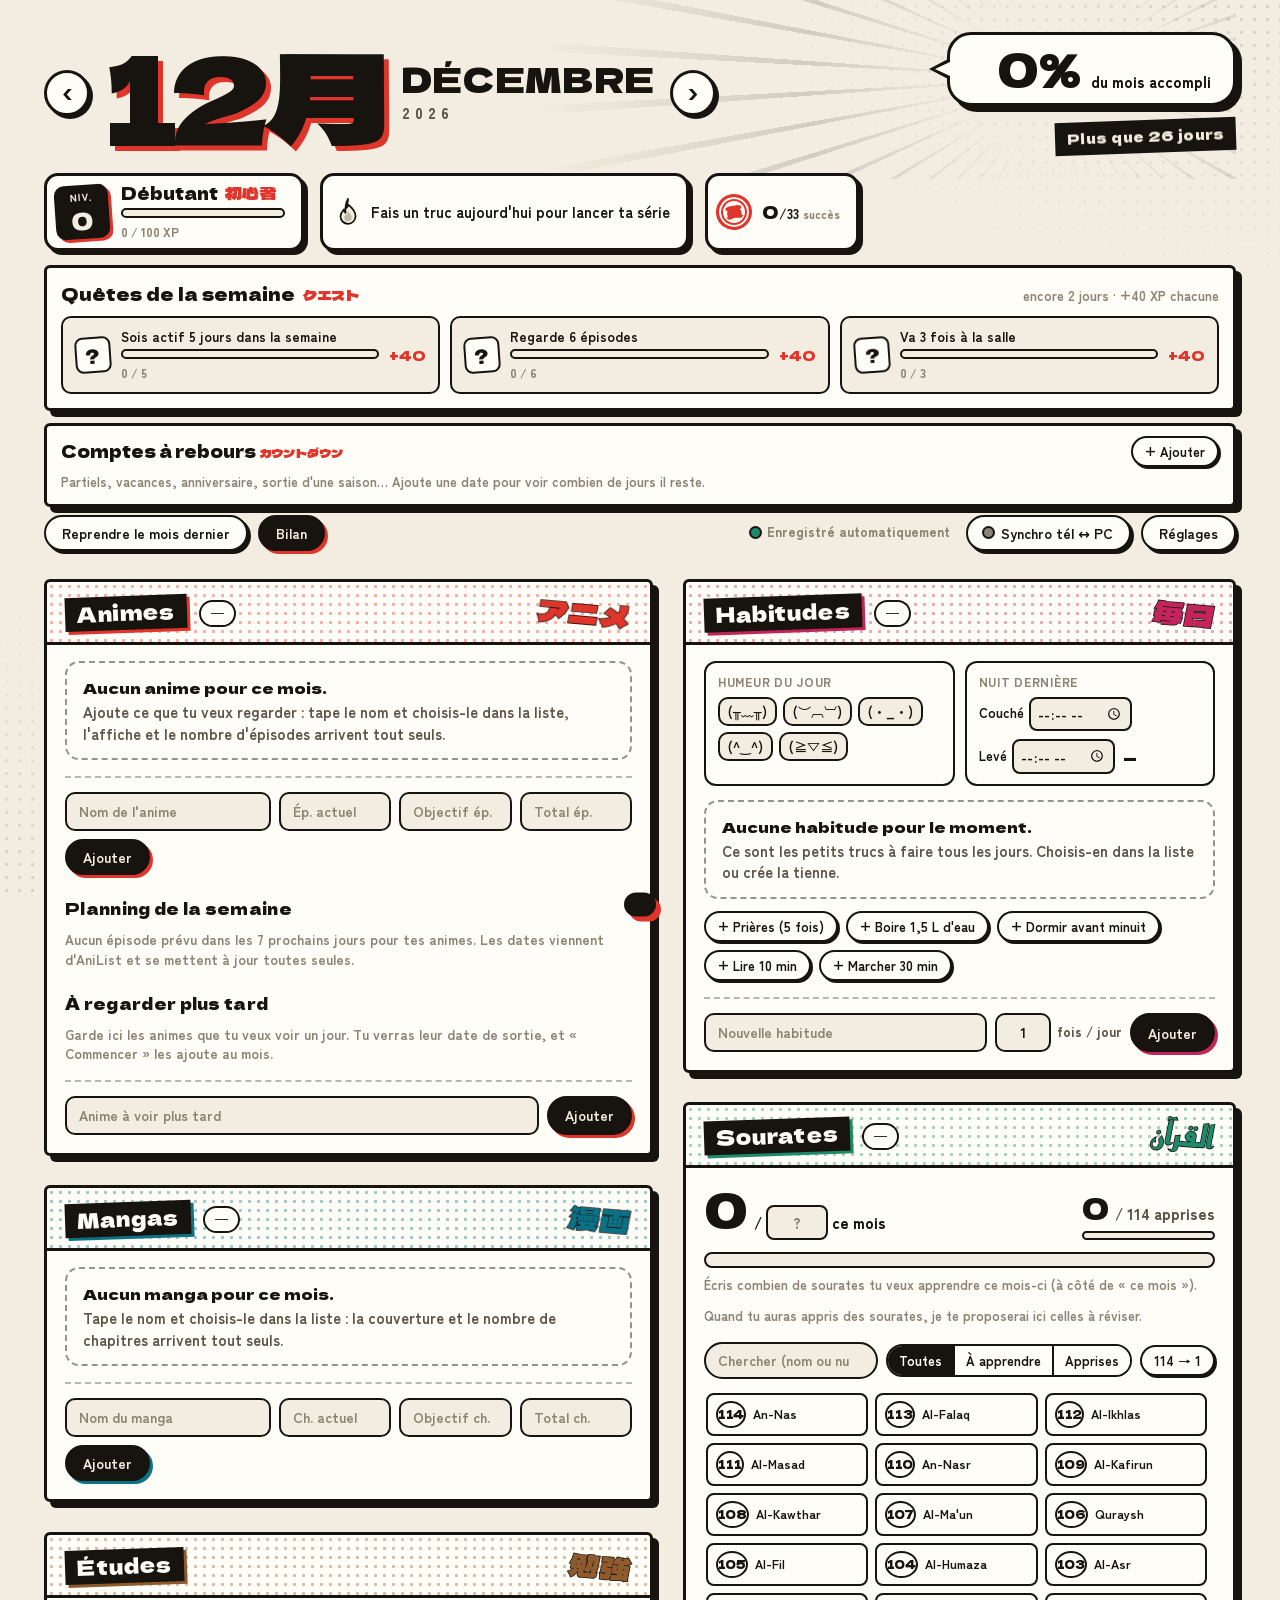
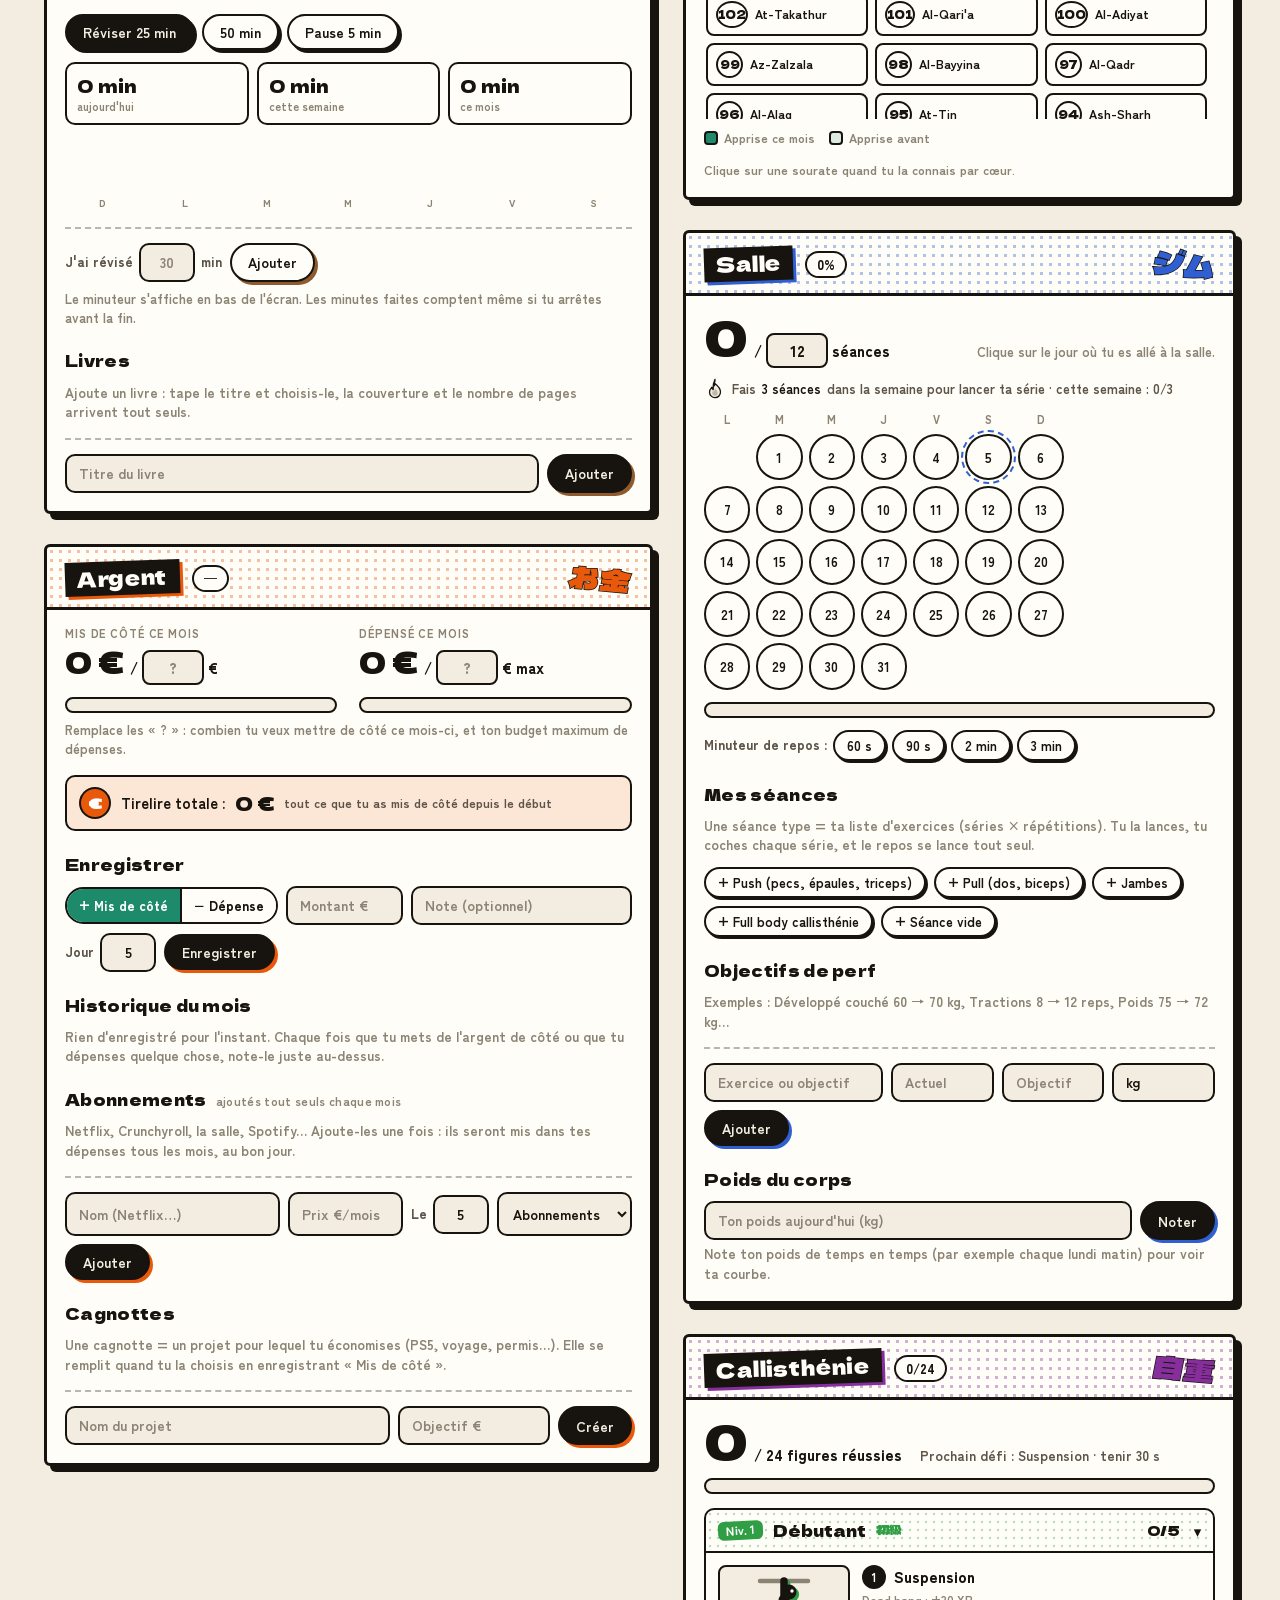
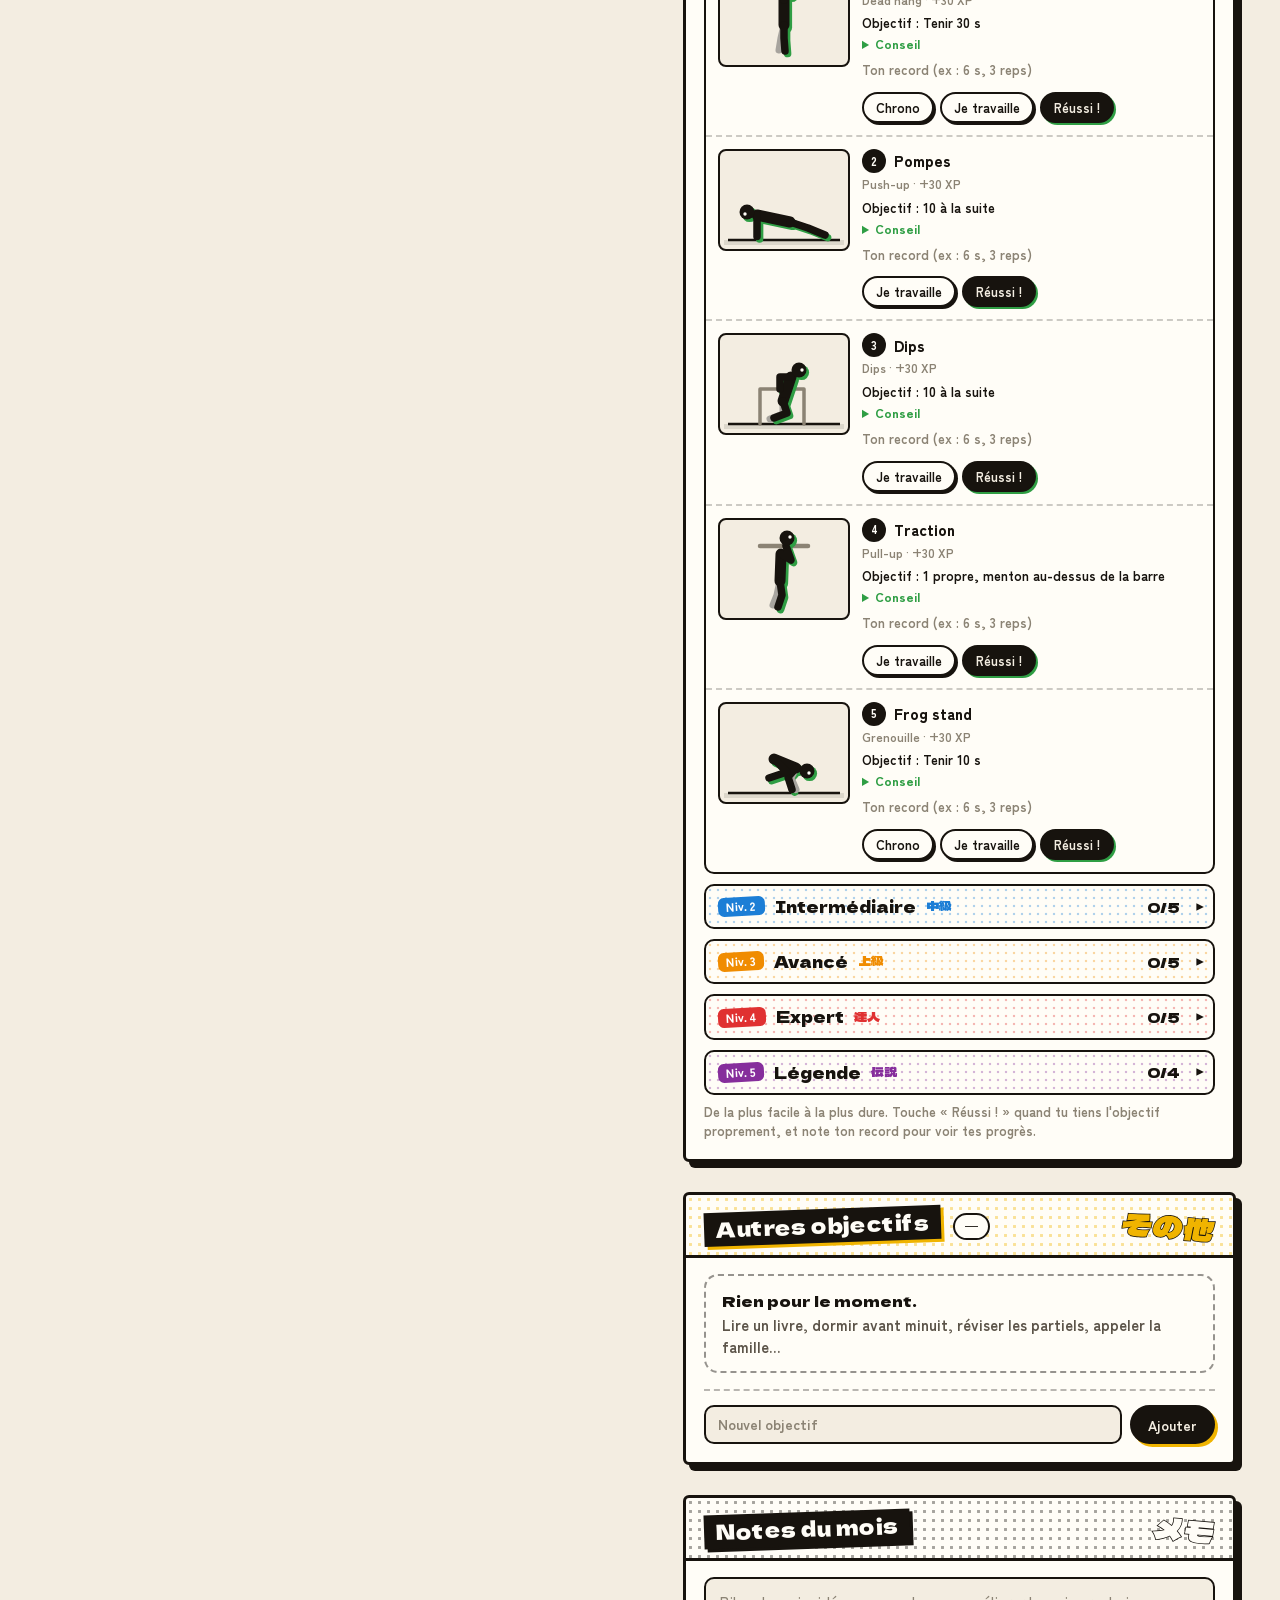
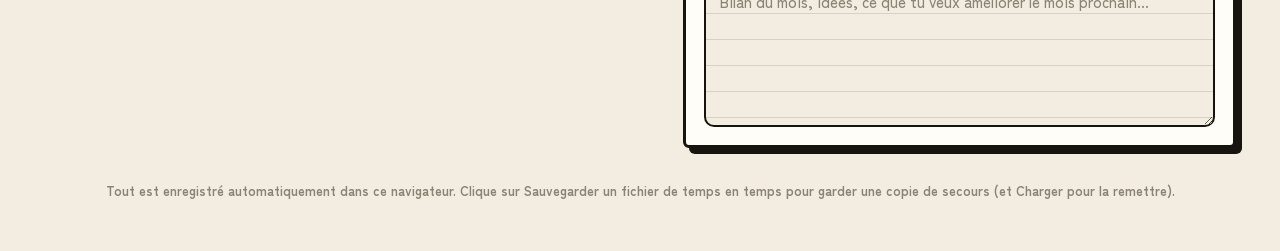
<file: index.html>
<!doctype html>
<html lang="fr">
<head>
  <meta charset="utf-8">
  <meta name="viewport" content="width=device-width, initial-scale=1">
  <title>Mes Objectifs du Mois</title>
  <meta name="description" content="Mes objectifs du mois : animes, sourates, salle, argent.">
  <meta name="theme-color" content="#17130e">
  <link rel="manifest" href="manifest.webmanifest">
  <link rel="icon" type="image/png" href="icons/favicon-64.png">
  <link rel="apple-touch-icon" href="icons/apple-touch-icon.png">
  <meta name="mobile-web-app-capable" content="yes">
  <meta name="apple-mobile-web-app-capable" content="yes">
  <meta name="apple-mobile-web-app-title" content="Objectifs">
  <meta name="apple-mobile-web-app-status-bar-style" content="black">
  <link rel="preconnect" href="https://fonts.googleapis.com">
  <link rel="preconnect" href="https://fonts.gstatic.com" crossorigin>
  <link href="https://fonts.googleapis.com/css2?family=Dela+Gothic+One&family=Reem+Kufi:wght@700&family=Zen+Kaku+Gothic+New:wght@500;700;900&display=swap" rel="stylesheet">
  <link rel="stylesheet" href="style.css">
  <script>
    // Avant tout affichage : couleurs choisies et verrouillage si un code existe
    try {
      var p = JSON.parse(localStorage.getItem('mes-objectifs-reglages') || '{}');
      if (p.palette && p.palette !== 'classique') document.documentElement.dataset.palette = p.palette;
      if (localStorage.getItem('mes-objectifs-code')) document.documentElement.classList.add('locked');
    } catch (e) { /* rien */ }
  </script>
</head>
<body>
  <div class="bg-dots" aria-hidden="true"></div>

  <div class="wrap">
    <!-- ===== En-tête : le mois ===== -->
    <header class="top">
      <div class="month">
        <button class="nav" data-act="prev" aria-label="Mois précédent">‹</button>
        <span class="kanji" id="kanji">月</span>
        <div class="month-text">
          <h1 id="monthName">Mois</h1>
          <span class="year" id="monthYear"></span>
        </div>
        <button class="nav" data-act="next" aria-label="Mois suivant">›</button>
      </div>

      <div class="summary">
        <div class="bubble">
          <strong id="globalPct">0%</strong>
          <span id="globalLabel">du mois accompli</span>
        </div>
        <span class="days-left" id="daysLeft"></span>
      </div>
    </header>

    <!-- ===== Rang (XP) et série ===== -->
    <div class="hud">
      <button class="rank" data-act="bilan-open" title="Voir ton bilan et d'où vient ton XP">
        <span class="rank-lvl"><small>NIV.</small><b id="rankLvl">0</b></span>
        <span class="rank-info">
          <span class="rank-name" id="rankName">Débutant</span>
          <span class="xp-bar"><i id="rankBar"></i></span>
          <small id="rankXp">0 / 100 XP</small>
        </span>
      </button>
      <div class="streak" id="streak">
        <svg class="flame" viewBox="0 0 24 24" aria-hidden="true">
          <path class="fl-out" d="M12 1.5c.6 3.2-1.8 5-1.6 7.6.9-.6 1.6-1.7 1.8-2.9 2.7 2.1 5.8 5.2 5.8 9.1A6 6 0 0 1 6 15.6c0-2.6 1.3-4.2 2.6-5.6.1 1.2.6 2.2 1.4 2.7C9.6 8.9 10.4 4.6 12 1.5z"/>
          <path class="fl-in" d="M12 11.5c1.6 1.4 3 2.9 3 4.8a3 3 0 0 1-6 0c0-1.2.6-2.1 1.3-2.8.2.6.5 1 1 1.2-.2-1.2 0-2.3.7-3.2z"/>
        </svg>
        <span id="streakTxt"></span>
      </div>
      <button class="hud-chip" data-act="bilan-open" title="Voir tes succès">
        <span class="badge ok" aria-hidden="true">賞</span>
        <span><b id="badgeCount">0</b>/<span id="badgeTotal">29</span> <small>succès</small></span>
      </button>
    </div>

    <!-- ===== Quêtes de la semaine ===== -->
    <section class="quests" id="quests" aria-label="Quêtes de la semaine"></section>

    <!-- ===== Comptes à rebours ===== -->
    <section class="countdowns" id="countdowns" aria-label="Comptes à rebours"></section>

    <!-- ===== Barre d'outils ===== -->
    <nav class="toolbar">
      <button class="btn" data-act="today" id="todayBtn" hidden>↺ Revenir à ce mois</button>
      <button class="btn" data-act="copy" id="copyBtn">Reprendre le mois dernier</button>
      <button class="btn bilan-btn" data-act="bilan-open">Bilan</button>
      <button class="btn install-btn" data-act="install" id="installBtn" hidden>Installer l'appli</button>
      <span class="spacer"></span>
      <span class="saved-tag" id="savedTag" title="Chaque changement est enregistré tout seul dans ce navigateur">Enregistré automatiquement</span>
      <button class="btn sync-btn" data-act="sync-open" id="syncBtn" data-state="off">Synchro tél ↔ PC</button>
      <button class="btn" data-act="settings-open" title="Couleurs, mode nuit, code secret, sauvegarde">Réglages</button>
      <input type="file" id="importFile" accept="application/json,.json" hidden>
    </nav>

    <!-- ===== Les panneaux ===== -->
    <main class="board" id="board">
      <div class="col">
        <section class="panel" style="--i:0; --accent: var(--c-anime); --o:2">
          <header class="panel-head">
            <h2>Animes</h2>
            <span class="chip" data-chip="anime">—</span>
            <span class="sfx">アニメ</span>
          </header>
          <div class="panel-body" id="animeBody"></div>
        </section>

        <section class="panel" style="--i:2; --accent: var(--c-manga); --o:6">
          <header class="panel-head">
            <h2>Mangas</h2>
            <span class="chip" data-chip="manga">—</span>
            <span class="sfx">漫画</span>
          </header>
          <div class="panel-body" id="mangaBody"></div>
        </section>

        <section class="panel" style="--i:3; --accent: var(--c-study); --o:7">
          <header class="panel-head">
            <h2>Études</h2>
            <span class="sfx">勉強</span>
          </header>
          <div class="panel-body" id="studyBody"></div>
        </section>

        <section class="panel" style="--i:4; --accent: var(--c-money); --o:8">
          <header class="panel-head">
            <h2>Argent</h2>
            <span class="chip" data-chip="money">—</span>
            <span class="sfx">お金</span>
          </header>
          <div class="panel-body" id="moneyBody"></div>
        </section>
      </div>

      <div class="col">
        <section class="panel" style="--i:1; --accent: var(--c-habit); --o:1">
          <header class="panel-head">
            <h2>Habitudes</h2>
            <span class="chip" data-chip="habits">—</span>
            <span class="sfx">毎日</span>
          </header>
          <div class="panel-body" id="habitBody"></div>
        </section>

        <section class="panel" style="--i:2; --accent: var(--c-quran); --o:3">
          <header class="panel-head">
            <h2>Sourates</h2>
            <span class="chip" data-chip="quran">—</span>
            <span class="sfx ar" lang="ar">القرآن</span>
          </header>
          <div class="panel-body" id="quranBody"></div>
        </section>

        <section class="panel" style="--i:3; --accent: var(--c-gym); --o:4">
          <header class="panel-head">
            <h2>Salle</h2>
            <span class="chip" data-chip="gym">—</span>
            <span class="sfx">ジム</span>
          </header>
          <div class="panel-body" id="gymBody"></div>
        </section>

        <section class="panel" style="--i:4; --accent: var(--c-cali); --o:5">
          <header class="panel-head">
            <h2>Callisthénie</h2>
            <span class="chip" id="caliChip">—</span>
            <span class="sfx">自重</span>
          </header>
          <div class="panel-body" id="caliBody"></div>
        </section>

        <section class="panel" style="--i:3; --accent: var(--c-todo); --o:9">
          <header class="panel-head">
            <h2>Autres objectifs</h2>
            <span class="chip" data-chip="todos">—</span>
            <span class="sfx">その他</span>
          </header>
          <div class="panel-body" id="todoBody"></div>
        </section>

        <section class="panel panel-notes" style="--i:4; --accent: var(--c-notes); --o:10">
          <header class="panel-head">
            <h2>Notes du mois</h2>
            <span class="sfx">メモ</span>
          </header>
          <div class="panel-body" id="notesBody"></div>
        </section>
      </div>
    </main>

    <footer class="foot-note">
      Tout est enregistré automatiquement dans ce navigateur.
      Clique sur <b>Sauvegarder un fichier</b> de temps en temps pour garder une copie de secours
      (et <b>Charger</b> pour la remettre).
    </footer>
  </div>

  <!-- Fenêtre de synchro téléphone / PC -->
  <div class="modal" id="syncModal" hidden role="dialog" aria-modal="true" aria-labelledby="syncTitle">
    <div class="modal-card" style="--accent: var(--c-gym); --o:4">
      <header class="panel-head">
        <h2 id="syncTitle">Synchro tél ↔ PC</h2>
        <span class="sfx">同期</span>
        <button type="button" class="x" data-act="sync-close" aria-label="Fermer">×</button>
      </header>
      <div class="modal-body" id="syncBody"></div>
    </div>
  </div>

  <!-- Page Bilan -->
  <div class="modal" id="bilanModal" hidden role="dialog" aria-modal="true" aria-labelledby="bilanTitle">
    <div class="modal-card wide" style="--accent: var(--c-anime); --o:2">
      <header class="panel-head">
        <h2 id="bilanTitle">Bilan</h2>
        <span class="sfx">まとめ</span>
        <button type="button" class="x" data-act="modal-close" aria-label="Fermer">×</button>
      </header>
      <div class="modal-body" id="bilanBody"></div>
    </div>
  </div>

  <!-- Réglages -->
  <div class="modal" id="settingsModal" hidden role="dialog" aria-modal="true" aria-labelledby="settingsTitle">
    <div class="modal-card" style="--accent: var(--c-todo)">
      <header class="panel-head">
        <h2 id="settingsTitle">Réglages</h2>
        <span class="sfx">設定</span>
        <button type="button" class="x" data-act="modal-close" aria-label="Fermer">×</button>
      </header>
      <div class="modal-body" id="settingsBody"></div>
    </div>
  </div>

  <!-- Séance type en cours -->
  <div class="modal" id="workoutModal" hidden role="dialog" aria-modal="true" aria-labelledby="workoutTitle">
    <div class="modal-card" style="--accent: var(--c-gym)">
      <header class="panel-head">
        <h2 id="workoutTitle">Séance</h2>
        <span class="sfx">練習</span>
        <button type="button" class="x" data-act="modal-close" aria-label="Fermer">×</button>
      </header>
      <div class="modal-body" id="workoutBody"></div>
    </div>
  </div>

  <!-- Chrono des figures à tenir -->
  <div class="chrono" id="chrono" hidden role="dialog" aria-modal="true" aria-label="Chrono">
    <div class="chrono-in" id="chronoBody"></div>
  </div>

  <!-- Minuteur (repos / révision) -->
  <div class="timer-float" id="timerFloat" hidden role="timer" aria-live="off">
    <span class="tf-label" id="tfLabel">Repos</span>
    <b class="tf-time" id="tfTime">1:30</b>
    <button type="button" class="tf-btn" data-act="timer-add" title="Ajouter 30 secondes">+30 s</button>
    <button type="button" class="tf-btn" data-act="timer-stop" aria-label="Arrêter">×</button>
  </div>

  <!-- Écran de verrouillage (code secret) -->
  <div class="lock" id="lock">
    <div class="lock-in">
      <span class="lock-kanji" aria-hidden="true">月</span>
      <p class="lock-title">Entre ton code</p>
      <div class="lock-dots" id="lockDots"><i></i><i></i><i></i><i></i></div>
      <div class="keypad">
        <button type="button" data-act="lock-key" data-v="1">1</button><button type="button" data-act="lock-key" data-v="2">2</button><button type="button" data-act="lock-key" data-v="3">3</button>
        <button type="button" data-act="lock-key" data-v="4">4</button><button type="button" data-act="lock-key" data-v="5">5</button><button type="button" data-act="lock-key" data-v="6">6</button>
        <button type="button" data-act="lock-key" data-v="7">7</button><button type="button" data-act="lock-key" data-v="8">8</button><button type="button" data-act="lock-key" data-v="9">9</button>
        <span></span><button type="button" data-act="lock-key" data-v="0">0</button><button type="button" data-act="lock-key" data-v="del" aria-label="Effacer">⌫</button>
      </div>
      <button type="button" class="lock-forgot" data-act="lock-forgot">Code oublié ?</button>
    </div>
  </div>

  <div class="viz-tip" id="vizTip" hidden></div>

  <div class="toast" id="toast" role="status" aria-live="polite">
    <span class="toast-msg"></span>
    <button type="button" class="toast-undo" hidden>Annuler</button>
  </div>

  <script src="cali.js"></script>
  <script src="app.js"></script>
</body>
</html>
</file>
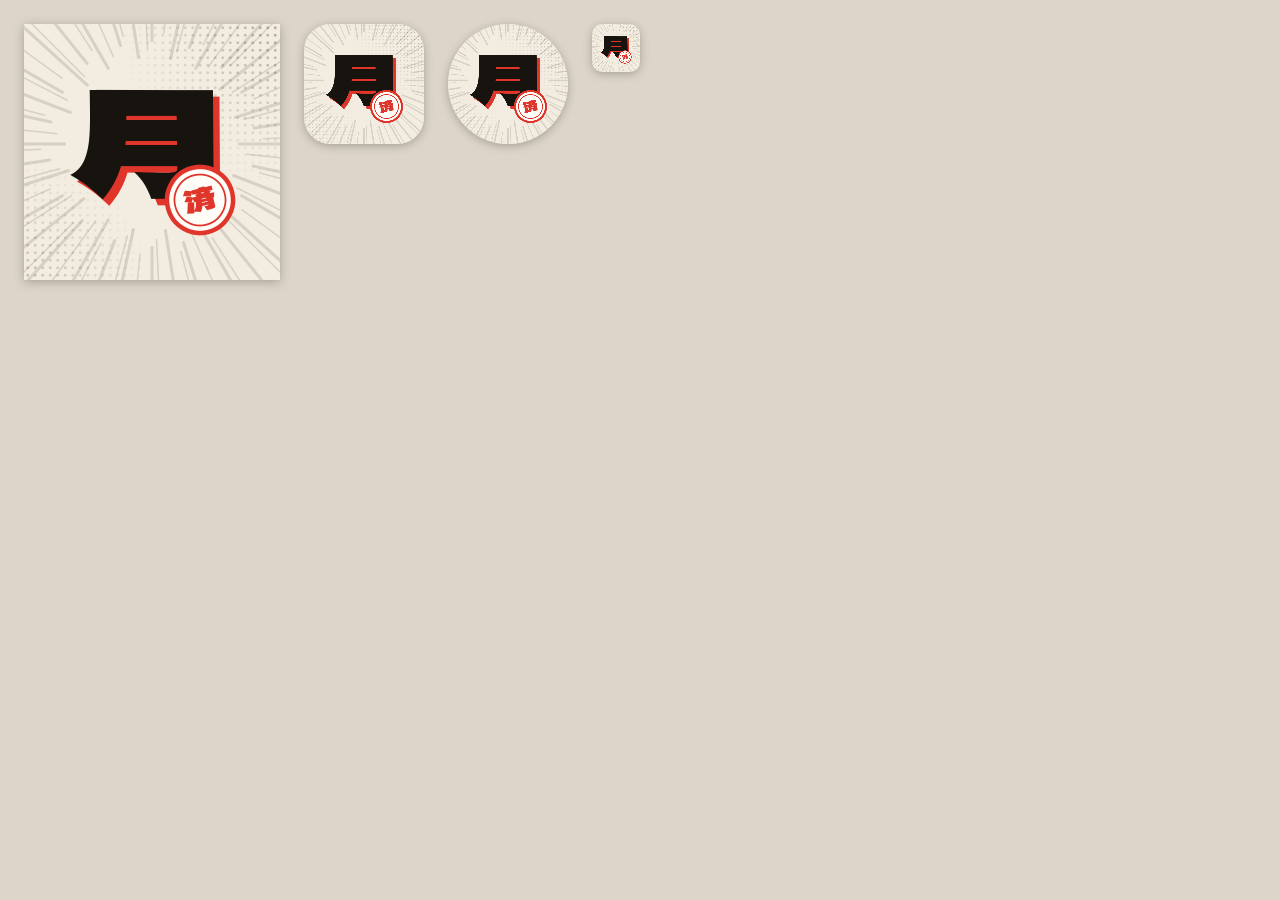
<file: icons/logo.html>
<!doctype html>
<!-- Source du logo : les PNG du dossier icons/ sont générés par cette page (fonction drawLogo). -->
<html lang="fr">
<head>
<meta charset="utf-8">
<title>Logo Mes Objectifs</title>
<link rel="preconnect" href="https://fonts.googleapis.com">
<link rel="preconnect" href="https://fonts.gstatic.com" crossorigin>
<link href="https://fonts.googleapis.com/css2?family=Dela+Gothic+One&display=block" rel="stylesheet">
<style>
  body { margin: 0; padding: 24px; background: #ddd6c8; display: flex; gap: 24px; align-items: flex-start; flex-wrap: wrap; font-family: sans-serif; }
  canvas { display: block; box-shadow: 0 2px 10px rgba(0,0,0,.25); }
  .round { border-radius: 22%; }
  .circle { border-radius: 50%; }
</style>
</head>
<body>
<canvas id="big" width="512" height="512" style="width:256px;height:256px"></canvas>
<canvas id="r" width="512" height="512" class="round" style="width:120px;height:120px"></canvas>
<canvas id="c" width="512" height="512" class="circle" style="width:120px;height:120px"></canvas>
<canvas id="s" width="512" height="512" class="round" style="width:48px;height:48px"></canvas>
<script>
  const INK = '#17130e', RED = '#e0352b', PAPER = '#f3ede1', CARD = '#fffdf7';

  // Dessine le logo sur un canvas de taille "size" (dessin prévu pour 512 x 512)
  function drawLogo(canvas, size) {
    canvas.width = canvas.height = size;
    const ctx = canvas.getContext('2d');
    ctx.save();
    ctx.scale(size / 512, size / 512);

    // papier
    ctx.fillStyle = PAPER;
    ctx.fillRect(0, 0, 512, 512);

    // lignes de vitesse autour du centre
    ctx.save();
    ctx.strokeStyle = INK;
    ctx.lineCap = 'round';
    for (let i = 0; i < 72; i++) {
      const a = (i / 72) * Math.PI * 2 + (i % 3) * 0.02;
      const r1 = 175 + (i % 4) * 16, r2 = 390;
      ctx.globalAlpha = 0.13;
      ctx.lineWidth = i % 2 ? 3 : 6;
      ctx.beginPath();
      ctx.moveTo(256 + Math.cos(a) * r1, 240 + Math.sin(a) * r1);
      ctx.lineTo(256 + Math.cos(a) * r2, 240 + Math.sin(a) * r2);
      ctx.stroke();
    }
    ctx.restore();

    // trames de points (coin haut droit et bas gauche)
    const dots = (cx, cy, radius, maxA) => {
      ctx.fillStyle = INK;
      for (let y = 7.5; y < 512; y += 15) {
        for (let x = 7.5; x < 512; x += 15) {
          const d = Math.hypot(x - cx, y - cy) / radius;
          if (d >= 1) continue;
          ctx.globalAlpha = maxA * (1 - d);
          ctx.beginPath();
          ctx.arc(x, y, 2.8, 0, Math.PI * 2);
          ctx.fill();
        }
      }
      ctx.globalAlpha = 1;
    };
    dots(512, 0, 330, 0.30);
    dots(0, 512, 260, 0.22);

    // 月 (mois) avec l'ombre rouge décalée, comme le titre du site
    ctx.font = "290px 'Dela Gothic One'";
    ctx.textAlign = 'center';
    ctx.textBaseline = 'alphabetic';
    ctx.fillStyle = RED;
    ctx.fillText('月', 248 + 13, 350 + 13);
    ctx.fillStyle = INK;
    ctx.fillText('月', 248, 350);

    // tampon 済 (= fait)
    ctx.save();
    ctx.translate(352, 352);
    ctx.rotate(-14 * Math.PI / 180);
    ctx.beginPath(); ctx.arc(0, 0, 66, 0, Math.PI * 2);
    ctx.fillStyle = CARD; ctx.fill();
    ctx.lineWidth = 9; ctx.strokeStyle = RED; ctx.stroke();
    ctx.beginPath(); ctx.arc(0, 0, 51, 0, Math.PI * 2);
    ctx.lineWidth = 3.5; ctx.stroke();
    ctx.font = "62px 'Dela Gothic One'";
    ctx.fillStyle = RED;
    ctx.fillText('済', 0, 23);
    ctx.restore();

    ctx.restore();
    return canvas;
  }

  window.logoReady = document.fonts.load("290px 'Dela Gothic One'", '月済').then(() => {
    ['big', 'r', 'c', 's'].forEach(id => drawLogo(document.getElementById(id), 512));
    return true;
  });

  // Génère un PNG (data URL) à la taille demandée
  window.logoPNG = size => drawLogo(document.createElement('canvas'), size).toDataURL('image/png');
</script>
</body>
</html>
</file>
<file: style.css>
/* =========================================================
   Mes Objectifs du Mois — style "planche de manga"
   ========================================================= */

:root {
  --paper: #f3ede1;
  --card: #fffdf7;
  --ink: #17130e;
  --ink-soft: #5c5449;
  --muted: #8b8374;
  --dot: rgba(23, 19, 14, .15);
  --red: #e0352b;
  --petal: #f5a3b5;

  --c-anime: #e0352b;
  --c-quran: #1d8a6c;
  --c-gym: #2f5fd0;
  --c-todo: #f0b400;
  --c-money: #e8590c;
  --c-notes: #17130e;
  --c-habit: #c2255c;
  --c-manga: #0b7285;
  --c-cali: #862e9c;
  --c-study: #8f5b2e;
  --tier-1: #2f9e44;
  --tier-2: #1c7ed6;
  --tier-3: #f08c00;
  --tier-4: #e03131;
  --tier-5: #862e9c;

  /* Couleurs des catégories de dépenses (palette vérifiée daltonisme, ordre fixe) */
  --cat-0: #8b8374;
  --cat-1: #2a78d6;
  --cat-2: #eb6834;
  --cat-3: #1baf7a;
  --cat-4: #eda100;
  --cat-5: #e87ba4;
  --cat-6: #008300;
  --cat-7: #6250d6;
  --grid: rgba(23, 19, 14, .12);

  --shadow: 6px 6px 0 var(--ink);
  --radius: 6px;

  --f-title: 'Dela Gothic One', 'Yu Gothic', 'Meiryo', sans-serif;
  --f-body: 'Zen Kaku Gothic New', 'Yu Gothic', 'Segoe UI', system-ui, sans-serif;
}

html[data-theme="dark"] {
  --paper: #121110;
  --card: #1c1a16;
  --ink: #efe7d6;
  --ink-soft: #bdb3a1;
  --muted: #8f8676;
  --dot: rgba(239, 231, 214, .09);
  --red: #ff5b4f;

  --c-anime: #ff5b4f;
  --c-quran: #2fbf95;
  --c-gym: #5b88ff;
  --c-todo: #ffc629;
  --c-money: #ff8a3d;
  --c-notes: #efe7d6;
  --c-habit: #f06595;
  --c-manga: #22b8cf;
  --c-cali: #cc5de8;
  --c-study: #d4a373;
  --tier-1: #51cf66;
  --tier-2: #4dabf7;
  --tier-3: #ffa94d;
  --tier-4: #ff6b6b;
  --tier-5: #cc5de8;

  --cat-0: #8f8676;
  --cat-1: #3987e5;
  --cat-2: #d95926;
  --cat-3: #199e70;
  --cat-4: #c98500;
  --cat-5: #d55181;
  --cat-6: #0ca30c;
  --cat-7: #9085e9;
  --grid: rgba(239, 231, 214, .12);
}

/* ===================== Thèmes de couleurs (Réglages) ===================== */

html[data-palette="sakura"] { --paper: #fbeef1; --card: #fffafb; --ink: #2b1a20; --ink-soft: #6b4a55; --muted: #9c7c86; --red: #e64980; --c-anime: #e64980; --c-habit: #d6336c; --c-todo: #f59f00; --dot: rgba(43, 26, 32, .14); }
html[data-palette="sakura"][data-theme="dark"] { --paper: #1b1216; --card: #251a1f; --ink: #f8e8ee; --ink-soft: #d9b8c4; --muted: #a8878f; --red: #f783ac; --c-anime: #f783ac; --c-habit: #faa2c1; --dot: rgba(248, 232, 238, .09); }
html[data-palette="shonen"] { --paper: #fff3dc; --card: #fffaf0; --ink: #1a1208; --ink-soft: #5e4a2e; --muted: #937c5c; --red: #ff4b1f; --c-anime: #ff4b1f; --c-todo: #ffb000; --c-gym: #1971c2; --c-money: #f76707; --dot: rgba(26, 18, 8, .15); }
html[data-palette="shonen"][data-theme="dark"] { --paper: #17110a; --card: #221a10; --ink: #fff0d6; --ink-soft: #d8bf98; --muted: #a08a68; --red: #ff6b3d; --c-anime: #ff6b3d; --dot: rgba(255, 240, 214, .09); }
html[data-palette="seinen"] { --paper: #ecebe8; --card: #f8f8f6; --ink: #111111; --ink-soft: #4d4d4d; --muted: #858585; --red: #3a3a3a; --c-anime: #3a3a3a; --c-quran: #4a4a4a; --c-gym: #2b2b2b; --c-todo: #8a8a8a; --c-money: #5c5c5c; --c-habit: #444; --c-manga: #555; --c-cali: #333; --c-study: #666; --dot: rgba(17, 17, 17, .14); }
html[data-palette="seinen"][data-theme="dark"] { --paper: #0e0e0e; --card: #1a1a1a; --ink: #eeeeee; --ink-soft: #bbbbbb; --muted: #888888; --red: #cfcfcf; --c-anime: #cfcfcf; --c-quran: #b5b5b5; --c-gym: #dddddd; --c-todo: #9a9a9a; --c-money: #aaaaaa; --c-habit: #c4c4c4; --c-manga: #bbb; --c-cali: #ccc; --c-study: #aaa; --dot: rgba(238, 238, 238, .08); }
html[data-palette="ocean"] { --paper: #e9f3f4; --card: #f7fcfc; --ink: #0d1b24; --ink-soft: #3d5664; --muted: #6f8794; --red: #1c7ed6; --c-anime: #1c7ed6; --c-quran: #0ca678; --c-gym: #1864ab; --c-habit: #0b7285; --dot: rgba(13, 27, 36, .14); }
html[data-palette="ocean"][data-theme="dark"] { --paper: #0b1419; --card: #122028; --ink: #e3f2f6; --ink-soft: #a9c6d1; --muted: #7d98a3; --red: #4dabf7; --c-anime: #4dabf7; --c-quran: #38d9a9; --c-gym: #74c0fc; --c-habit: #3bc9db; --dot: rgba(227, 242, 246, .09); }

* { box-sizing: border-box; }

html { color-scheme: light; }
html[data-theme="dark"] { color-scheme: dark; }

body {
  margin: 0;
  min-height: 100vh;
  background: var(--paper);
  color: var(--ink);
  font-family: var(--f-body);
  font-size: 15px;
  line-height: 1.45;
  overflow-x: hidden;
  transition: background .3s, color .3s;
}

button, input, textarea { font-family: inherit; }
button { -webkit-tap-highlight-color: transparent; }

/* Trame de points (comme dans les mangas), qui dérive doucement */
.bg-dots {
  position: fixed;
  inset: 0;
  z-index: 0;
  pointer-events: none;
  background-image: radial-gradient(var(--dot) 1.3px, transparent 1.7px);
  background-size: 13px 13px;
  -webkit-mask-image:
    radial-gradient(ellipse 55% 45% at 100% 0%, #000 0%, transparent 75%),
    radial-gradient(ellipse 45% 45% at 0% 100%, #000 0%, transparent 75%);
          mask-image:
    radial-gradient(ellipse 55% 45% at 100% 0%, #000 0%, transparent 75%),
    radial-gradient(ellipse 45% 45% at 0% 100%, #000 0%, transparent 75%);
  animation: dots 45s linear infinite;
}
@keyframes dots { to { background-position: 130px 130px; } }

.wrap {
  position: relative;
  z-index: 1;
  max-width: 1240px;
  margin: 0 auto;
  padding: 26px 24px 50px;
}

/* ===================== En-tête ===================== */

.top {
  position: relative;
  isolation: isolate;
  display: flex;
  align-items: center;
  justify-content: space-between;
  flex-wrap: wrap;
  gap: 20px 28px;
  padding: 6px 0 16px;
  animation: slideDown .6s cubic-bezier(.2, 1.2, .35, 1) both;
}

/* Lignes de vitesse derrière le titre */
.top::before {
  content: '';
  position: absolute;
  z-index: -1;
  inset: -30px 0 -10px 25%;
  pointer-events: none;
  background: repeating-conic-gradient(from 0deg at 80% 45%, var(--dot) 0deg 1deg, transparent 1deg 7deg);
  -webkit-mask: radial-gradient(circle at 80% 45%, transparent 10%, #000 35%, transparent 72%);
          mask: radial-gradient(circle at 80% 45%, transparent 10%, #000 35%, transparent 72%);
}

.month { display: flex; align-items: center; gap: 14px; }

.kanji {
  display: inline-block;
  font-family: var(--f-title);
  font-size: clamp(64px, 11vw, 122px);
  line-height: .9;
  letter-spacing: -.02em;
  white-space: nowrap;
  text-shadow: 5px 5px 0 var(--red);
}
.kanji.flip { animation: flip .55s cubic-bezier(.2, 1.4, .4, 1); }

.month-text h1 {
  margin: 0;
  font-family: var(--f-title);
  font-weight: 400;
  font-size: clamp(22px, 3.2vw, 34px);
  line-height: 1;
  letter-spacing: .04em;
  text-transform: uppercase;
}
.month-text .year {
  display: block;
  margin-top: 6px;
  font-weight: 900;
  letter-spacing: .35em;
  color: var(--ink-soft);
}

.nav {
  flex-shrink: 0;
  width: 46px;
  height: 46px;
  display: grid;
  place-items: center;
  padding: 0 0 4px;
  border: 3px solid var(--ink);
  border-radius: 50%;
  background: var(--card);
  color: var(--ink);
  font-size: 28px;
  font-weight: 900;
  line-height: 1;
  cursor: pointer;
  box-shadow: 3px 3px 0 var(--ink);
  transition: transform .12s, box-shadow .12s;
}
.nav:hover { transform: translate(-1px, -1px); box-shadow: 4px 4px 0 var(--ink); }
.nav:active { transform: translate(3px, 3px); box-shadow: 0 0 0 var(--ink); }

.summary { display: flex; flex-direction: column; align-items: flex-end; }

/* Bulle de dialogue avec le % global */
.bubble {
  position: relative;
  display: flex;
  align-items: baseline;
  gap: 10px;
  padding: 10px 22px 12px;
  background: var(--card);
  border: 3px solid var(--ink);
  border-radius: 24px;
  box-shadow: var(--shadow);
}
.bubble strong {
  font-family: var(--f-title);
  font-weight: 400;
  font-size: 46px;
  line-height: 1;
  min-width: 2.6ch;
  text-align: right;
}
.bubble span { font-weight: 900; max-width: 9em; line-height: 1.15; }
.bubble::before,
.bubble::after {
  content: '';
  position: absolute;
  top: 50%;
  border-style: solid;
}
.bubble::before {
  left: -21px;
  margin-top: -11px;
  border-width: 11px 21px 11px 0;
  border-color: transparent var(--ink) transparent transparent;
}
.bubble::after {
  left: -15px;
  margin-top: -7px;
  border-width: 7px 15px 7px 0;
  border-color: transparent var(--card) transparent transparent;
}

.days-left {
  margin-top: 14px;
  padding: 6px 12px 7px;
  background: var(--ink);
  color: var(--paper);
  font-family: var(--f-title);
  font-size: 14px;
  letter-spacing: .03em;
  transform: rotate(-2deg);
}
.days-left:empty { display: none; }

/* ===================== Barre d'outils ===================== */

.toolbar {
  display: flex;
  flex-wrap: wrap;
  align-items: center;
  gap: 10px;
  margin: 8px 0 28px;
  animation: slideDown .6s .1s cubic-bezier(.2, 1.2, .35, 1) both;
}
.spacer { flex: 1; }

/* Petit voyant "Enregistré" qui clignote à chaque sauvegarde */
.saved-tag {
  display: inline-flex;
  align-items: center;
  gap: 7px;
  padding: 0 6px;
  font-size: 13px;
  font-weight: 900;
  color: var(--muted);
  white-space: nowrap;
}
.saved-tag::before {
  content: '';
  width: 9px;
  height: 9px;
  border-radius: 50%;
  background: var(--c-quran);
  box-shadow: 0 0 0 2px var(--ink);
}
.saved-tag.flash { animation: savedFlash .9s ease; }
@keyframes savedFlash {
  20% { transform: scale(1.12) rotate(-3deg); color: var(--ink); }
}

.btn {
  display: inline-flex;
  align-items: center;
  gap: 8px;
  padding: 9px 16px;
  border: 2.5px solid var(--ink);
  border-radius: 999px;
  background: var(--card);
  color: var(--ink);
  font: 700 14px/1 var(--f-body);
  white-space: nowrap;
  cursor: pointer;
  box-shadow: 3px 3px 0 var(--ink);
  transition: transform .12s, box-shadow .12s, background .2s, color .2s;
}
.btn:hover { transform: translate(-1px, -1px); box-shadow: 4px 4px 0 var(--ink); }
.btn:active { transform: translate(3px, 3px); box-shadow: 0 0 0 var(--ink); }
.btn.primary { background: var(--ink); color: var(--paper); }
a.btn { text-decoration: none; }
.btn.sm { padding: 7px 12px; font-size: 13px; box-shadow: 2px 2px 0 var(--ink); }
.btn.pulse { animation: pulse 1.8s ease-in-out infinite; background: var(--c-todo); color: #17130e; }
.btn[hidden] { display: none; }

@keyframes pulse {
  0%, 100% { transform: translate(0, 0) rotate(0); }
  50% { transform: translate(-1px, -2px) rotate(-1.5deg); }
}

/* ===================== Panneaux ===================== */

.board {
  display: grid;
  grid-template-columns: minmax(0, 1.1fr) minmax(0, 1fr);
  gap: 30px;
  align-items: start;
}
.col { display: flex; flex-direction: column; gap: 30px; min-width: 0; }

.panel {
  position: relative;
  background: var(--card);
  border: 3px solid var(--ink);
  border-radius: var(--radius);
  box-shadow: var(--shadow);
  padding-bottom: 18px;
  transition: background .3s;
}

.panel-head {
  position: relative;
  display: flex;
  align-items: center;
  gap: 12px;
  padding: 14px 18px 12px;
  border-bottom: 3px solid var(--ink);
  background-image: radial-gradient(color-mix(in srgb, var(--accent) 38%, transparent) 1.4px, transparent 1.7px);
  background-size: 9px 9px;
  overflow: hidden;
}
.panel-head h2 {
  margin: 0;
  padding: 4px 12px 6px;
  background: var(--ink);
  color: var(--card);
  font-family: var(--f-title);
  font-weight: 400;
  font-size: 21px;
  letter-spacing: .02em;
  line-height: 1.15;
  transform: rotate(-2deg);
  box-shadow: 3px 3px 0 var(--accent);
}
.chip {
  padding: 5px 10px;
  border: 2px solid var(--ink);
  border-radius: 999px;
  background: var(--card);
  font: 900 13px/1 var(--f-body);
}
.sfx {
  margin-left: auto;
  font-family: var(--f-title);
  font-size: 30px;
  line-height: 1;
  letter-spacing: .04em;
  color: var(--accent);
  -webkit-text-stroke: 1.5px var(--ink);
  paint-order: stroke fill;
  transform: rotate(5deg) skewX(-6deg);
  white-space: nowrap;
}
.sfx.ar { font-family: 'Reem Kufi', 'Segoe UI', sans-serif; font-weight: 700; font-size: 30px; letter-spacing: 0; }
.panel-notes .sfx { color: var(--card); }

.panel-body { padding: 16px 18px 0; }

.sub {
  margin: 22px 0 10px;
  font-family: var(--f-title);
  font-weight: 400;
  font-size: 16px;
  letter-spacing: .02em;
}
.hint { margin: 8px 0 0; font-size: 13px; font-weight: 700; color: var(--muted); }

/* Entrées des panneaux */
.board.enter .panel { animation: panelIn .7s cubic-bezier(.2, 1.2, .35, 1) both; animation-delay: calc(var(--i) * 90ms + 120ms); }
.board.turn-next .panel { animation: turnNext .5s cubic-bezier(.2, .9, .3, 1) both; animation-delay: calc(var(--i) * 45ms); }
.board.turn-prev .panel { animation: turnPrev .5s cubic-bezier(.2, .9, .3, 1) both; animation-delay: calc(var(--i) * 45ms); }

/* ===================== Éléments communs ===================== */

.stack { display: flex; flex-direction: column; gap: 14px; }

.card {
  position: relative;
  padding: 12px 14px;
  border: 2.5px solid var(--ink);
  border-radius: var(--radius);
  background: var(--card);
  box-shadow: 0 0 0 var(--ink);
  transition: transform .15s, box-shadow .15s;
}
.card:hover { transform: translate(-2px, -2px); box-shadow: 4px 4px 0 var(--ink); }
.card.is-new { animation: popIn .45s cubic-bezier(.2, 1.4, .4, 1) both; }
.card.is-done {
  background-image: radial-gradient(color-mix(in srgb, var(--accent) 24%, transparent) 1.2px, transparent 1.5px);
  background-size: 8px 8px;
}

.ghost {
  min-width: 0;
  padding: 2px 0;
  border: 0;
  border-bottom: 2px dashed transparent;
  background: transparent;
  color: inherit;
  font: inherit;
  outline: none;
  transition: border-color .15s;
}
.ghost:hover { border-bottom-color: var(--muted); }
.ghost:focus { border-bottom-color: var(--accent); }
.name { flex: 1; font-size: 17px; font-weight: 900; }

.x {
  flex-shrink: 0;
  width: 28px;
  height: 28px;
  padding: 0 0 2px;
  border: 2px solid transparent;
  border-radius: 50%;
  background: transparent;
  color: var(--muted);
  font-size: 20px;
  line-height: 1;
  cursor: pointer;
  transition: color .15s, border-color .15s, transform .15s;
}
.x:hover { color: var(--red); border-color: var(--red); transform: rotate(90deg); }

.step {
  flex-shrink: 0;
  min-width: 38px;
  height: 38px;
  padding: 0 10px;
  border: 2.5px solid var(--ink);
  border-radius: 10px;
  background: var(--card);
  color: var(--ink);
  font: 900 18px/1 var(--f-body);
  cursor: pointer;
  box-shadow: 2px 2px 0 var(--ink);
  transition: transform .1s, box-shadow .1s;
}
.step:active { transform: translate(2px, 2px); box-shadow: 0 0 0 var(--ink); }
.step.plus { background: var(--accent); color: #fff; padding: 0 14px; font-size: 16px; }
.step.sm { min-width: 32px; height: 32px; font-size: 16px; padding: 0 8px; }

.num-in,
.of input {
  width: 62px;
  padding: 5px 4px;
  border: 2px solid var(--ink);
  border-radius: 8px;
  background: var(--paper);
  color: var(--ink);
  font: 900 15px/1 var(--f-body);
  text-align: center;
  outline: none;
  transition: box-shadow .12s;
}
.num-in:focus, .of input:focus { box-shadow: 2px 2px 0 var(--accent); }

input[type=number] { -moz-appearance: textfield; appearance: textfield; }
input[type=number]::-webkit-inner-spin-button,
input[type=number]::-webkit-outer-spin-button { -webkit-appearance: none; margin: 0; }
input::placeholder, textarea::placeholder { color: var(--muted); opacity: 1; }

/* Barres de progression rayées */
.bar {
  height: 16px;
  margin-top: 12px;
  border: 2.5px solid var(--ink);
  border-radius: 999px;
  background: var(--paper);
  overflow: hidden;
}
.bar i {
  display: block;
  height: 100%;
  width: 0;
  background-color: var(--accent);
  background-image: linear-gradient(-45deg,
    rgba(255, 255, 255, .3) 25%, transparent 25%, transparent 50%,
    rgba(255, 255, 255, .3) 50%, rgba(255, 255, 255, .3) 75%, transparent 75%);
  background-size: 16px 16px;
  box-shadow: 2.5px 0 0 var(--ink);
  animation: stripes .9s linear infinite;
  transition: width .75s cubic-bezier(.2, .9, .3, 1.15);
}
.bar.thin { height: 12px; margin-top: 10px; }
@keyframes stripes { to { background-position: 16px 0; } }

/* Tampon japonais "済" (= fait) */
.hanko {
  position: absolute;
  right: 50px;
  top: -16px;
  width: 56px;
  height: 56px;
  display: grid;
  place-items: center;
  border: 3px solid var(--red);
  border-radius: 50%;
  background: color-mix(in srgb, var(--card) 75%, transparent);
  box-shadow: inset 0 0 0 3px var(--card), inset 0 0 0 5px var(--red);
  color: var(--red);
  font-family: var(--f-title);
  font-size: 25px;
  line-height: 1;
  opacity: .92;
  transform: rotate(-14deg);
  pointer-events: none;
}
.hanko.sm { width: 42px; height: 42px; font-size: 18px; right: 44px; top: -12px; }
.hanko.fresh { animation: stamp .42s cubic-bezier(.2, 1.6, .4, 1) both; }

.tag {
  padding: 3px 8px 4px;
  background: var(--ink);
  color: var(--card);
  font: 900 11px/1 var(--f-body);
  letter-spacing: .08em;
  transform: rotate(-3deg);
}

/* Formulaires d'ajout */
.add {
  display: flex;
  flex-wrap: wrap;
  gap: 8px;
  margin-top: 16px;
  padding-top: 14px;
  border-top: 2.5px dashed color-mix(in srgb, var(--ink) 30%, transparent);
}
.add input {
  flex: 1 1 100px;
  min-width: 0;
  padding: 9px 12px;
  border: 2.5px solid var(--ink);
  border-radius: 10px;
  background: var(--paper);
  color: var(--ink);
  font: 700 14px/1.2 var(--f-body);
  outline: none;
  transition: box-shadow .12s, transform .12s;
}
.add input.wide { flex: 3 1 170px; }
.add input:focus { box-shadow: 3px 3px 0 var(--accent); transform: translate(-1px, -1px); }
.add .btn { box-shadow: 3px 3px 0 var(--accent); }

/* État vide : petite bulle */
.empty {
  position: relative;
  padding: 14px 16px;
  border: 2.5px dashed color-mix(in srgb, var(--ink) 45%, transparent);
  border-radius: 14px;
  font-weight: 700;
  color: var(--ink-soft);
}
.empty b { display: block; margin-bottom: 2px; font-family: var(--f-title); font-weight: 400; color: var(--ink); }
.empty-line { margin: 4px 0 0; font-size: 13.5px; font-weight: 700; color: var(--muted); }

/* ===================== Animes ===================== */

.anime-top { display: flex; align-items: center; gap: 8px; }
.anime-mid { display: flex; align-items: center; flex-wrap: wrap; gap: 10px; margin-top: 8px; }
.ep { display: flex; align-items: baseline; justify-content: center; gap: 5px; min-width: 80px; }
.ep small { font-size: 11px; font-weight: 900; letter-spacing: .1em; color: var(--muted); }
.ep-num { display: inline-block; font-family: var(--f-title); font-size: 34px; line-height: 1; }
.ep-num.bump { animation: bump .38s cubic-bezier(.2, 1.8, .4, 1); }

.anime-goal {
  margin-left: auto;
  display: flex;
  flex-direction: column;
  align-items: flex-end;
  gap: 5px;
  font-size: 13px;
  font-weight: 700;
}
.anime-goal label { display: flex; align-items: center; gap: 6px; }
.anime-goal .muted { color: var(--muted); }
.anime-goal .num-in { width: 58px; padding: 4px; font-size: 14px; }

.foot {
  display: flex;
  justify-content: space-between;
  margin-top: 6px;
  font-size: 13px;
  font-weight: 700;
  color: var(--ink-soft);
}
.foot b { color: var(--ink); }

/* ===================== Salle ===================== */

.sessions-head { display: flex; align-items: flex-end; justify-content: space-between; flex-wrap: wrap; gap: 6px 14px; }
.count, .q-stat { display: flex; align-items: baseline; gap: 6px; }
.big { font-family: var(--f-title); font-size: 48px; line-height: 1; }
.big.sm { font-size: 30px; }
.of { font-weight: 900; }
.sessions-head .hint { margin: 0 0 6px; }

.cal {
  display: grid;
  grid-template-columns: repeat(7, minmax(0, 1fr));
  gap: 6px;
  max-width: 360px;
  margin-top: 12px;
}
.dow { text-align: center; font-size: 11px; font-weight: 900; color: var(--muted); }
.day {
  position: relative;
  aspect-ratio: 1;
  padding: 0;
  border: 2px solid var(--ink);
  border-radius: 50%;
  background: var(--card);
  color: var(--ink);
  font: 700 13px/1 var(--f-body);
  cursor: pointer;
  transition: transform .12s, background .15s, color .15s;
}
.day:hover { transform: scale(1.1) rotate(-4deg); }
.day.on { background: var(--accent); color: #fff; font-weight: 900; }
.day.today { outline: 2.5px dashed var(--accent); outline-offset: 2px; }
.day.fresh { animation: dayPop .45s cubic-bezier(.2, 1.8, .4, 1); }

.lift-top { display: flex; align-items: center; gap: 8px; }
.lift-vals { display: flex; align-items: center; flex-wrap: wrap; gap: 6px; margin-top: 8px; font-weight: 900; }
.lift-vals .arrow { margin: 0 4px; font-family: var(--f-title); color: var(--accent); }
.lift-vals .unit { width: 60px; font-weight: 900; color: var(--ink-soft); }
.lift-vals .lbl { font-size: 11px; letter-spacing: .08em; color: var(--muted); }

/* ===================== Sourates ===================== */

.q-stats { display: flex; align-items: flex-end; flex-wrap: wrap; gap: 10px 26px; }
.q-total { margin-left: auto; text-align: right; }
.q-total .of { color: var(--ink-soft); }
.mini {
  height: 9px;
  margin-top: 6px;
  border: 2px solid var(--ink);
  border-radius: 999px;
  overflow: hidden;
  background: var(--paper);
}
.mini i { display: block; height: 100%; background: var(--ink); transition: width .6s ease; }

.q-tools { display: flex; flex-wrap: wrap; align-items: center; gap: 8px; margin: 16px 0 10px; }
.search {
  flex: 1 1 150px;
  min-width: 0;
  padding: 8px 12px;
  border: 2.5px solid var(--ink);
  border-radius: 999px;
  background: var(--paper);
  color: var(--ink);
  font: 700 14px/1.2 var(--f-body);
  outline: none;
}
.search:focus { box-shadow: 3px 3px 0 var(--accent); }

.seg { display: inline-flex; border: 2.5px solid var(--ink); border-radius: 999px; overflow: hidden; }
.seg button {
  padding: 8px 11px;
  border: 0;
  background: var(--card);
  color: var(--ink);
  font: 700 13px/1 var(--f-body);
  cursor: pointer;
  transition: background .15s, color .15s;
}
.seg button + button { border-left: 2px solid var(--ink); }
.seg button.on { background: var(--ink); color: var(--card); }

.surah-grid {
  display: grid;
  grid-template-columns: repeat(auto-fill, minmax(124px, 1fr));
  gap: 7px;
  max-height: 330px;
  overflow-y: auto;
  padding: 4px 8px 8px 2px;
  scrollbar-width: thin;
  scrollbar-color: var(--ink) transparent;
}
.surah {
  display: flex;
  align-items: center;
  gap: 7px;
  padding: 6px 8px;
  border: 2px solid var(--ink);
  border-radius: 8px;
  background: var(--card);
  color: var(--ink);
  font: 700 12.5px/1.15 var(--f-body);
  text-align: left;
  cursor: pointer;
  transition: transform .12s, box-shadow .12s, background .15s;
}
.surah:hover { transform: translate(-1px, -1px); box-shadow: 2px 2px 0 var(--ink); }
.surah b {
  flex-shrink: 0;
  display: grid;
  place-items: center;
  min-width: 27px;
  height: 27px;
  border: 2px solid var(--ink);
  border-radius: 50%;
  font-family: var(--f-title);
  font-weight: 400;
  font-size: 11.5px;
}
.surah.learned { background: color-mix(in srgb, var(--accent) 16%, var(--card)); }
.surah.learned b { background: var(--ink); color: var(--card); }
.surah.now { background: var(--accent); color: #fff; }
.surah.now b { background: #fff; color: var(--accent); border-color: var(--ink); }
.surah.fresh { animation: dayPop .45s cubic-bezier(.2, 1.8, .4, 1); }
.legend { display: flex; flex-wrap: wrap; gap: 14px; margin-top: 10px; font-size: 12.5px; font-weight: 700; color: var(--muted); }
.legend span { display: inline-flex; align-items: center; gap: 6px; }
.legend i { width: 14px; height: 14px; border: 2px solid var(--ink); border-radius: 4px; }
.legend .l-now { background: var(--accent); }
.legend .l-old { background: color-mix(in srgb, var(--accent) 16%, var(--card)); }

/* ===================== Argent ===================== */

.money-stats { display: grid; grid-template-columns: repeat(2, minmax(0, 1fr)); gap: 14px 22px; }
.m-stat .lbl {
  display: block;
  margin-bottom: 4px;
  font-size: 11px;
  font-weight: 900;
  letter-spacing: .08em;
  color: var(--muted);
}
.m-stat .q-stat { flex-wrap: wrap; }
.m-stat .hint { margin-top: 6px; }
.m-stat.is-over { --accent: var(--red); }
.m-stat.is-over .big { color: var(--red); }

.piggy {
  display: flex;
  align-items: center;
  flex-wrap: wrap;
  gap: 8px 10px;
  margin-top: 16px;
  padding: 10px 12px;
  border: 2.5px solid var(--ink);
  border-radius: 10px;
  background: color-mix(in srgb, var(--accent) 14%, var(--card));
  font-weight: 700;
}
.piggy b { font-family: var(--f-title); font-weight: 400; font-size: 20px; }
.piggy small { font-weight: 700; color: var(--ink-soft); }
.piggy-ico {
  display: grid;
  place-items: center;
  width: 32px;
  height: 32px;
  border: 2px solid var(--ink);
  border-radius: 50%;
  background: var(--accent);
  color: #fff;
  font-family: var(--f-title);
  font-size: 15px;
  line-height: 1;
}

.money-form { margin-top: 0; padding-top: 0; border-top: 0; align-items: center; }
.add [hidden] { display: none !important; }
.add select {
  flex: 1 1 120px;
  min-width: 0;
  padding: 9px 10px;
  border: 2.5px solid var(--ink);
  border-radius: 10px;
  background: var(--paper);
  color: var(--ink);
  font: 700 14px/1.2 var(--f-body);
  outline: none;
  cursor: pointer;
}
.add select:focus { box-shadow: 3px 3px 0 var(--accent); }
.day-lbl { display: inline-flex; align-items: center; gap: 6px; font-size: 13px; font-weight: 900; color: var(--ink-soft); }
.add .day-lbl input { flex: none; width: 56px; padding: 9px 4px; text-align: center; }
.type-seg button { padding: 10px 12px; font-weight: 900; }
.type-seg button.on[data-v="save"] { background: var(--c-quran); color: #fff; }
.type-seg button.on[data-v="spend"] { background: var(--red); color: #fff; }

.ledger {
  display: flex;
  flex-direction: column;
  gap: 6px;
  max-height: 270px;
  margin: 0;
  padding: 0 4px 0 0;
  overflow-y: auto;
  list-style: none;
  scrollbar-width: thin;
  scrollbar-color: var(--ink) transparent;
}
.entry {
  display: flex;
  align-items: center;
  gap: 10px;
  padding: 6px 6px 6px 12px;
  border: 2px solid var(--ink);
  border-left-width: 7px;
  border-radius: 10px;
  background: var(--card);
}
.entry.save { border-left-color: var(--c-quran); }
.entry.spend { border-left-color: var(--red); }
.entry.is-new { animation: popIn .45s cubic-bezier(.2, 1.4, .4, 1) both; }
.e-day { min-width: 50px; font-size: 12px; font-weight: 900; color: var(--muted); }
.e-label { flex: 1; min-width: 0; overflow: hidden; text-overflow: ellipsis; white-space: nowrap; font-weight: 700; }
.e-label em { font-style: normal; color: var(--ink-soft); }
.e-amt { font-family: var(--f-title); font-size: 15px; white-space: nowrap; }
.entry.save .e-amt { color: var(--c-quran); }
.entry.spend .e-amt { color: var(--red); }

.spend-break { display: flex; flex-direction: column; gap: 7px; }
.sb-row {
  display: grid;
  grid-template-columns: minmax(70px, 30%) minmax(0, 1fr) auto;
  align-items: center;
  gap: 10px;
  font-size: 13px;
  font-weight: 700;
}
.sb-name { overflow: hidden; text-overflow: ellipsis; white-space: nowrap; }
.sb-bar { height: 12px; border: 2px solid var(--ink); border-radius: 999px; overflow: hidden; background: var(--paper); }
.sb-bar i { display: block; height: 100%; background: var(--red); transition: width .6s ease; }
.sb-row b { font-family: var(--f-title); font-weight: 400; }

.jar-vals { display: flex; align-items: baseline; flex-wrap: wrap; gap: 8px; margin-top: 6px; }
.jar-vals .btn { margin-left: auto; align-self: center; }

/* ===================== Autres objectifs ===================== */

.todo-list { display: flex; flex-direction: column; gap: 8px; margin: 0; padding: 0; list-style: none; }
.todo {
  display: flex;
  align-items: center;
  gap: 12px;
  padding: 8px 10px;
  border: 2.5px solid var(--ink);
  border-radius: 10px;
  background: var(--card);
  transition: transform .15s, box-shadow .15s;
}
.todo:hover { transform: translate(-2px, -2px); box-shadow: 3px 3px 0 var(--ink); }
.todo.is-new { animation: popIn .45s cubic-bezier(.2, 1.4, .4, 1) both; }
.todo .ghost { flex: 1; font-weight: 700; }
.todo.done .ghost { color: var(--muted); text-decoration: line-through 2.5px var(--red); }
.todo.fresh .ghost { animation: strike .35s ease; }

.check {
  position: relative;
  flex-shrink: 0;
  width: 30px;
  height: 30px;
  padding: 0;
  border: 2.5px solid var(--ink);
  border-radius: 8px;
  background: var(--paper);
  cursor: pointer;
  transition: transform .12s;
}
.check:hover { transform: rotate(-6deg) scale(1.06); }
.check .mark {
  position: absolute;
  inset: -6px;
  display: grid;
  place-items: center;
  border: 2.5px solid var(--red);
  border-radius: 50%;
  background: var(--card);
  color: var(--red);
  font-family: var(--f-title);
  font-size: 17px;
  line-height: 1;
  opacity: 0;
  transform: rotate(-14deg);
}
.todo.done .check .mark { opacity: 1; }
.todo.fresh .check .mark { animation: stamp .42s cubic-bezier(.2, 1.6, .4, 1) both; }

/* ===================== Notes ===================== */

.notes {
  display: block;
  width: 100%;
  min-height: 150px;
  padding: 10px 14px;
  border: 2.5px solid var(--ink);
  border-radius: 10px;
  background-color: var(--paper);
  background-image: repeating-linear-gradient(transparent 0 25px, color-mix(in srgb, var(--ink) 13%, transparent) 25px 26px);
  background-position: 0 9px;
  background-attachment: local;
  color: var(--ink);
  font: 500 15px/26px var(--f-body);
  resize: vertical;
  outline: none;
}
.notes:focus { box-shadow: 3px 3px 0 var(--muted); }

.foot-note {
  margin-top: 34px;
  text-align: center;
  font-size: 13px;
  font-weight: 700;
  color: var(--muted);
}

/* ===================== Rang (XP) et série ===================== */

.hud {
  display: flex;
  flex-wrap: wrap;
  align-items: stretch;
  gap: 12px 16px;
  margin: 4px 0 6px;
  animation: slideDown .6s .05s cubic-bezier(.2, 1.2, .35, 1) both;
}
.rank {
  display: flex;
  align-items: center;
  gap: 12px;
  min-width: 260px;
  padding: 8px 16px 8px 8px;
  border: 3px solid var(--ink);
  border-radius: 14px;
  background: var(--card);
  color: var(--ink);
  text-align: left;
  cursor: pointer;
  box-shadow: 4px 4px 0 var(--ink);
  transition: transform .12s, box-shadow .12s;
}
.rank:hover { transform: translate(-1px, -1px); box-shadow: 5px 5px 0 var(--ink); }
.rank:active { transform: translate(3px, 3px); box-shadow: 0 0 0 var(--ink); }
.rank-lvl {
  display: grid;
  place-items: center;
  width: 54px;
  height: 54px;
  border-radius: 10px;
  background: var(--ink);
  color: var(--paper);
  line-height: 1;
  transform: rotate(-4deg);
  box-shadow: 3px 3px 0 var(--red);
}
.rank-lvl small { font-size: 10px; font-weight: 900; letter-spacing: .1em; margin-top: 4px; }
.rank-lvl b { font-family: var(--f-title); font-weight: 400; font-size: 24px; margin-bottom: 4px; }
.rank-info { display: flex; flex-direction: column; gap: 5px; flex: 1; min-width: 0; }
.rank-name { font-family: var(--f-title); font-size: 17px; line-height: 1.1; }
.rank-name i, .b-rank-name i, .new-rank i { font-style: normal; color: var(--red); margin-left: 4px; }
.rank-info small { font-size: 12px; font-weight: 900; color: var(--muted); }
.xp-bar {
  display: block;
  height: 10px;
  border: 2px solid var(--ink);
  border-radius: 999px;
  background: var(--paper);
  overflow: hidden;
}
.xp-bar i {
  display: block;
  height: 100%;
  width: 0;
  background: linear-gradient(90deg, var(--c-todo), var(--red));
  transition: width .8s cubic-bezier(.2, .9, .3, 1.1);
}
.xp-bar.big { height: 16px; border-width: 2.5px; }

.streak {
  display: inline-flex;
  align-items: center;
  gap: 8px;
  padding: 8px 16px 8px 10px;
  border: 3px solid var(--ink);
  border-radius: 14px;
  background: var(--card);
  font-weight: 700;
  box-shadow: 4px 4px 0 var(--ink);
}
.streak b { font-family: var(--f-title); font-weight: 400; font-size: 18px; }
.flame { width: 30px; height: 30px; flex-shrink: 0; overflow: visible; }
.flame .fl-out { fill: var(--red); stroke: var(--ink); stroke-width: 1.4; stroke-linejoin: round; }
.flame .fl-in { fill: var(--c-todo); }
.streak:not(.cold) .flame, .gym-streak:not(.cold) .flame { animation: flicker 1.6s ease-in-out infinite; transform-origin: 50% 90%; }
.cold .flame .fl-out { fill: var(--paper); }
.cold .flame .fl-in { fill: var(--muted); opacity: .5; }
@keyframes flicker {
  0%, 100% { transform: scale(1) rotate(0); }
  30% { transform: scale(1.06, .96) rotate(-3deg); }
  60% { transform: scale(.97, 1.05) rotate(2deg); }
}

.gym-streak {
  display: flex;
  align-items: center;
  flex-wrap: wrap;
  gap: 6px;
  margin: 10px 0 0;
  font-size: 13px;
  font-weight: 700;
  color: var(--ink-soft);
}
.gym-streak .flame { width: 22px; height: 22px; }
.gym-streak b { color: var(--ink); }

.bilan-btn { background: var(--ink); color: var(--paper); box-shadow: 3px 3px 0 var(--red); }
.install-btn { background: var(--c-todo); color: #17130e; }

/* ===================== Animes : affiches, sorties, notes ===================== */

.anime-row { display: flex; gap: 12px; align-items: flex-start; }
.anime-main { flex: 1; min-width: 0; }
.cover {
  flex-shrink: 0;
  display: block;
  width: 64px;
  aspect-ratio: 23 / 33;
  object-fit: cover;
  border: 2.5px solid var(--ink);
  border-radius: 6px;
  background: var(--paper);
  box-shadow: 3px 3px 0 var(--accent, var(--red));
}
.cover.xs { width: 30px; border-width: 2px; border-radius: 4px; box-shadow: none; }
.cover.sm { width: 44px; box-shadow: 2px 2px 0 var(--accent, var(--red)); }
.cover.md { width: 100%; box-shadow: none; border-radius: 6px 6px 0 0; border-width: 0 0 2.5px; }
.cover-empty {
  display: grid;
  place-items: center;
  font-family: var(--f-title);
  font-size: 22px;
  color: var(--muted);
  background-image: radial-gradient(color-mix(in srgb, var(--ink) 18%, transparent) 1.2px, transparent 1.5px);
  background-size: 7px 7px;
}
.cover.xs.cover-empty { font-size: 12px; }
.cover.md.cover-empty { font-size: 34px; }

.air { margin: 2px 0 0; font-size: 12.5px; font-weight: 700; color: var(--ink-soft); }
.behind {
  display: inline-block;
  margin-left: 4px;
  padding: 1px 7px 2px;
  border-radius: 999px;
  background: var(--accent);
  color: #fff;
  font-size: 11.5px;
  white-space: nowrap;
}

.rating { display: flex; align-items: center; flex-wrap: wrap; gap: 4px; margin-top: 10px; font-size: 13px; font-weight: 900; }
.rating > span { margin-right: 4px; }
.rating button {
  width: 26px;
  height: 26px;
  padding: 0;
  border: 2px solid var(--ink);
  border-radius: 6px;
  background: var(--card);
  color: var(--ink);
  font: 900 12px/1 var(--f-body);
  cursor: pointer;
  transition: transform .1s, background .15s;
}
.rating button:hover { transform: translateY(-2px); }
.rating button.on { background: var(--c-todo); color: #17130e; }
.rating b { margin-left: 6px; font-family: var(--f-title); font-weight: 400; font-size: 16px; }

/* Liste de suggestions AniList */
.sugg-wrap { position: relative; flex: 3 1 170px; min-width: 0; display: flex; }
.sugg-wrap input { flex: 1; }
.sugg {
  position: absolute;
  left: 0;
  right: 0;
  top: calc(100% + 6px);
  z-index: 30;
  max-height: 320px;
  overflow-y: auto;
  border: 2.5px solid var(--ink);
  border-radius: 10px;
  background: var(--card);
  box-shadow: 5px 5px 0 var(--ink);
  animation: popIn .2s ease both;
}
.sugg[hidden] { display: none; }
.sugg-item {
  display: flex;
  align-items: center;
  gap: 10px;
  width: 100%;
  padding: 7px 10px;
  border: 0;
  border-bottom: 1.5px dashed color-mix(in srgb, var(--ink) 25%, transparent);
  background: transparent;
  color: var(--ink);
  text-align: left;
  cursor: pointer;
  font: 700 13.5px/1.2 var(--f-body);
}
.sugg-item:last-child { border-bottom: 0; }
.sugg-item:hover, .sugg-item:focus { background: color-mix(in srgb, var(--accent) 14%, var(--card)); outline: none; }
.sugg-item span { display: flex; flex-direction: column; gap: 2px; min-width: 0; }
.sugg-item small { font-size: 12px; color: var(--muted); }
.sugg-none { margin: 0; padding: 10px 12px; font-size: 13px; font-weight: 700; color: var(--muted); }

/* Planning de la semaine */
.planning { display: flex; flex-direction: column; gap: 10px; }
.plan-day h4 {
  margin: 0 0 6px;
  font-family: var(--f-title);
  font-weight: 400;
  font-size: 14px;
  color: var(--accent);
}
.plan-item {
  display: flex;
  align-items: center;
  gap: 10px;
  padding: 5px 8px;
  margin-bottom: 5px;
  border: 2px solid var(--ink);
  border-radius: 8px;
  background: var(--card);
  font-weight: 700;
}
.plan-time { font-family: var(--f-title); font-size: 13px; min-width: 42px; }
.plan-name { flex: 1; min-width: 0; overflow: hidden; text-overflow: ellipsis; white-space: nowrap; }
.plan-item b { font-size: 13px; white-space: nowrap; }

/* À regarder plus tard */
.watch-grid { display: grid; grid-template-columns: repeat(auto-fill, minmax(118px, 1fr)); gap: 12px; }
.watch-card {
  display: flex;
  flex-direction: column;
  border: 2.5px solid var(--ink);
  border-radius: 8px;
  background: var(--card);
  overflow: hidden;
  transition: transform .15s, box-shadow .15s;
}
.watch-card:hover { transform: translate(-2px, -2px); box-shadow: 4px 4px 0 var(--ink); }
.watch-card.is-new { animation: popIn .45s cubic-bezier(.2, 1.4, .4, 1) both; }
.w-info { display: flex; flex-direction: column; gap: 3px; padding: 7px 8px 4px; min-width: 0; }
.w-info b { font-size: 13px; line-height: 1.2; overflow: hidden; display: -webkit-box; -webkit-line-clamp: 2; -webkit-box-orient: vertical; }
.w-info small { font-size: 11.5px; font-weight: 700; color: var(--muted); line-height: 1.25; }
.w-actions { display: flex; align-items: center; justify-content: space-between; gap: 4px; padding: 4px 6px 8px 8px; margin-top: auto; }
.w-actions .btn { padding: 6px 9px; font-size: 12px; }

/* ===================== Argent : catégories et abonnements ===================== */

.cat-dot {
  display: inline-block;
  flex-shrink: 0;
  width: 10px;
  height: 10px;
  margin-right: 6px;
  border-radius: 3px;
  vertical-align: 0;
  box-shadow: 0 0 0 1.5px var(--ink);
}
.e-tag {
  margin-left: 4px;
  padding: 1px 6px;
  border-radius: 999px;
  background: color-mix(in srgb, var(--ink) 10%, transparent);
  font-style: normal;
  font-size: 11px;
  font-weight: 900;
  color: var(--ink-soft);
}
.entry.planned { opacity: .62; border-style: dashed; }
.sub-note { font-family: var(--f-body); font-size: 12px; font-weight: 700; color: var(--muted); margin-left: 6px; }

.sub-list { display: flex; flex-direction: column; gap: 8px; }
.sub-row {
  display: flex;
  align-items: center;
  flex-wrap: wrap;
  gap: 8px;
  padding: 7px 8px 7px 12px;
  border: 2px solid var(--ink);
  border-radius: 10px;
  background: var(--card);
}
.sub-row.is-new { animation: popIn .45s cubic-bezier(.2, 1.4, .4, 1) both; }
.sub-row.paused { opacity: .55; }
.sub-row .name { flex: 1 1 110px; font-size: 15px; }
.sub-row .cat-dot { margin-right: 0; }
.sub-amt, .sub-day { display: inline-flex; align-items: center; gap: 4px; font-size: 13px; font-weight: 900; }
.sub-row .num-in { width: 64px; padding: 4px; font-size: 14px; }
.sub-day .num-in { width: 44px; }

/* Camembert (donut) */
.donut-wrap { display: flex; align-items: center; flex-wrap: wrap; gap: 14px 22px; }
.donut { width: 160px; height: 160px; flex-shrink: 0; }
.donut .seg { fill: none; stroke-width: 18; cursor: pointer; transition: stroke-width .15s; }
.donut .seg:hover { stroke-width: 21; }
.d-total { font-family: var(--f-title); font-size: 12px; fill: var(--ink); text-anchor: middle; }
.d-sub { font-size: 9px; font-weight: 700; fill: var(--muted); text-anchor: middle; }
.donut-legend { flex: 1 1 180px; display: flex; flex-direction: column; gap: 6px; margin: 0; padding: 0; list-style: none; }
.donut-legend li {
  display: grid;
  grid-template-columns: auto 1fr auto 42px;
  align-items: center;
  gap: 4px;
  font-size: 13.5px;
  font-weight: 700;
}
.donut-legend b { font-family: var(--f-title); font-weight: 400; }
.donut-legend em { font-style: normal; font-size: 12px; color: var(--muted); text-align: right; }

/* ===================== Bilan ===================== */

.modal-card.wide { width: min(980px, 100%); }
.b-rank { display: flex; align-items: center; gap: 18px; flex-wrap: wrap; }
.b-lvl {
  display: grid;
  place-items: center;
  width: 92px;
  height: 92px;
  border-radius: 16px;
  background: var(--ink);
  color: var(--paper);
  line-height: 1;
  transform: rotate(-4deg);
  box-shadow: 5px 5px 0 var(--red);
}
.b-lvl small { font-size: 11px; font-weight: 900; letter-spacing: .15em; margin-top: 8px; }
.b-lvl b { font-family: var(--f-title); font-weight: 400; font-size: 42px; margin-bottom: 8px; }
.b-rank-info { flex: 1 1 260px; }
.b-rank-name { margin: 0 0 8px !important; font-family: var(--f-title); font-size: 26px; line-height: 1.1; }

.b-cards { display: grid; grid-template-columns: repeat(auto-fill, minmax(150px, 1fr)); gap: 10px; margin-top: 20px; }
.b-card {
  display: flex;
  align-items: center;
  gap: 8px;
  padding: 10px 12px;
  border: 2.5px solid var(--ink);
  border-radius: 10px;
  background: var(--paper);
}
.b-card > b { font-family: var(--f-title); font-weight: 400; font-size: 24px; line-height: 1; white-space: nowrap; }
.b-card span { font-size: 12.5px; font-weight: 700; line-height: 1.25; }
.b-card small { color: var(--muted); }
.b-card .flame { width: 26px; height: 26px; }

.charts { display: grid; grid-template-columns: repeat(auto-fill, minmax(280px, 1fr)); gap: 14px; }
.chart {
  margin: 0;
  padding: 10px 12px 6px;
  border: 2.5px solid var(--ink);
  border-radius: 10px;
  background: var(--card);
}
.chart figcaption { font-family: var(--f-title); font-size: 14px; margin-bottom: 4px; }
.chart svg { display: block; width: 100%; height: auto; overflow: visible; }
.chart .grid { stroke: var(--grid); stroke-width: 1; }
.chart .grid.base { stroke: color-mix(in srgb, var(--ink) 35%, transparent); }
.chart .tick { font-size: 9.5px; font-weight: 700; fill: var(--muted); font-family: var(--f-body); }
.chart .val { font-size: 11px; font-weight: 900; fill: var(--ink); font-family: var(--f-body); }
.chart .hit { fill: transparent; cursor: pointer; }
.chart .hit:hover { fill: color-mix(in srgb, var(--ink) 6%, transparent); }
.chart-legend { display: flex; gap: 14px; font-size: 12px; font-weight: 700; margin-bottom: 2px; }
.chart-legend span { display: inline-flex; align-items: center; gap: 5px; }
.chart-legend i { width: 11px; height: 11px; border-radius: 3px; }

.b-table { margin-top: 12px; font-size: 13px; }
.b-table summary { cursor: pointer; font-weight: 900; color: var(--ink-soft); }
.table-scroll { overflow-x: auto; margin-top: 8px; }
.b-table table { width: 100%; border-collapse: collapse; font-variant-numeric: tabular-nums; }
.b-table th, .b-table td { padding: 6px 8px; border-bottom: 1.5px solid var(--grid); text-align: right; white-space: nowrap; }
.b-table th:first-child, .b-table td:first-child { text-align: left; }
.b-table th { font-size: 12px; color: var(--muted); }

.xp-list { margin: 0; padding: 0; list-style: none; display: flex; flex-direction: column; gap: 4px; }
.xp-list li {
  display: grid;
  grid-template-columns: 1fr auto 80px;
  gap: 10px;
  padding: 6px 10px;
  border-bottom: 1.5px dashed var(--grid);
  font-size: 13.5px;
  font-weight: 700;
}
.xp-list em { font-style: normal; color: var(--muted); }
.xp-list b { text-align: right; font-family: var(--f-title); font-weight: 400; }

.done-list { display: grid; grid-template-columns: repeat(auto-fill, minmax(230px, 1fr)); gap: 10px; }
.done-item {
  display: flex;
  align-items: center;
  gap: 10px;
  padding: 8px 10px;
  border: 2px solid var(--ink);
  border-radius: 10px;
  background: var(--card);
}
.done-item span { flex: 1; min-width: 0; display: flex; flex-direction: column; gap: 2px; }
.done-item b { font-size: 13.5px; overflow: hidden; text-overflow: ellipsis; white-space: nowrap; }
.done-item small { font-size: 12px; color: var(--muted); font-weight: 700; }
.done-item .note { font-style: normal; font-family: var(--f-title); font-size: 15px; white-space: nowrap; }

.viz-tip {
  position: fixed;
  z-index: 95;
  max-width: 260px;
  padding: 6px 10px;
  border-radius: 8px;
  background: var(--ink);
  color: var(--paper);
  font-size: 12.5px;
  font-weight: 700;
  pointer-events: none;
  box-shadow: 3px 3px 0 var(--red);
}
.viz-tip[hidden] { display: none; }

/* ===================== Succès (tampons) ===================== */

.badge {
  display: grid;
  place-items: center;
  flex-shrink: 0;
  width: 44px;
  height: 44px;
  border: 2.5px dashed color-mix(in srgb, var(--ink) 35%, transparent);
  border-radius: 50%;
  color: var(--muted);
  font-family: var(--f-title);
  font-size: 20px;
  line-height: 1;
}
.badge.ok {
  border: 3px solid var(--red);
  color: var(--red);
  background: var(--card);
  box-shadow: inset 0 0 0 2px var(--card), inset 0 0 0 4px var(--red);
  transform: rotate(-10deg);
}
.badge.big { width: 96px; height: 96px; font-size: 44px; margin: 10px auto 4px; animation: stamp .5s .2s cubic-bezier(.2, 1.6, .4, 1) both; }

.hud-chip {
  display: inline-flex;
  align-items: center;
  gap: 10px;
  padding: 6px 16px 6px 8px;
  border: 3px solid var(--ink);
  border-radius: 14px;
  background: var(--card);
  color: var(--ink);
  font: 700 14px/1.1 var(--f-body);
  cursor: pointer;
  box-shadow: 4px 4px 0 var(--ink);
  transition: transform .12s, box-shadow .12s;
}
.hud-chip:hover { transform: translate(-1px, -1px); box-shadow: 5px 5px 0 var(--ink); }
.hud-chip .badge { width: 36px; height: 36px; font-size: 16px; }
.hud-chip b { font-family: var(--f-title); font-weight: 400; font-size: 18px; }
.hud-chip small { color: var(--muted); font-weight: 900; }

.badges { display: grid; grid-template-columns: repeat(auto-fill, minmax(210px, 1fr)); gap: 10px; }
.badge-item {
  display: flex;
  align-items: center;
  gap: 10px;
  padding: 8px 10px;
  border: 2px solid color-mix(in srgb, var(--ink) 30%, transparent);
  border-radius: 10px;
  background: var(--paper);
  opacity: .75;
}
.badge-item.ok { border: 2.5px solid var(--ink); background: var(--card); opacity: 1; }
.badge-item span:last-child { display: flex; flex-direction: column; gap: 2px; min-width: 0; }
.badge-item b { font-size: 13.5px; }
.badge-item small { font-size: 11.5px; font-weight: 700; color: var(--muted); line-height: 1.25; }

/* ===================== Quêtes ===================== */

.quests {
  margin: 14px 0 6px;
  padding: 12px 14px 14px;
  border: 3px solid var(--ink);
  border-radius: var(--radius);
  background: var(--card);
  box-shadow: var(--shadow);
  animation: slideDown .6s .08s cubic-bezier(.2, 1.2, .35, 1) both;
}
.quests:empty { display: none; }
.quests-head { display: flex; align-items: baseline; justify-content: space-between; flex-wrap: wrap; gap: 4px 12px; margin-bottom: 10px; }
.quests-head h3 { margin: 0; font-family: var(--f-title); font-weight: 400; font-size: 18px; }
.quests-head .jp { color: var(--red); font-size: 14px; margin-left: 4px; }
.quests-head .hint { margin: 0; }
.quest-list { display: grid; grid-template-columns: repeat(auto-fit, minmax(230px, 1fr)); gap: 10px; }
.quest {
  position: relative;
  display: flex;
  align-items: center;
  gap: 10px;
  padding: 10px 12px;
  border: 2.5px solid var(--ink);
  border-radius: 10px;
  background: var(--paper);
  transition: transform .15s, box-shadow .15s;
}
.quest:hover { transform: translate(-2px, -2px); box-shadow: 3px 3px 0 var(--ink); }
.q-icon {
  display: grid;
  place-items: center;
  flex-shrink: 0;
  width: 36px;
  height: 36px;
  border: 2.5px solid var(--ink);
  border-radius: 8px;
  background: var(--card);
  font-family: var(--f-title);
  font-size: 18px;
  transform: rotate(-4deg);
}
.quest.done { background: color-mix(in srgb, var(--c-todo) 18%, var(--card)); }
.quest.done .q-icon { border-color: var(--red); color: var(--red); border-radius: 50%; transform: rotate(-12deg); }
.q-main { flex: 1; display: flex; flex-direction: column; gap: 5px; min-width: 0; }
.q-main b { font-size: 13.5px; line-height: 1.2; }
.q-main small { font-size: 12px; font-weight: 900; color: var(--muted); }
.q-xp { font-family: var(--f-title); font-size: 14px; color: var(--red); white-space: nowrap; }

/* ===================== Habitudes ===================== */

.habit-ideas { display: flex; flex-wrap: wrap; gap: 8px; margin-top: 12px; }
.habit-today { display: grid; grid-template-columns: repeat(auto-fill, minmax(150px, 1fr)); gap: 10px; }
.h-card {
  display: flex;
  flex-direction: column;
  border: 2.5px solid var(--ink);
  border-radius: 12px;
  background: var(--card);
  overflow: hidden;
  transition: transform .15s, box-shadow .15s, background .2s;
}
.h-card:hover { transform: translate(-2px, -2px); box-shadow: 3px 3px 0 var(--ink); }
.h-card.done { background: color-mix(in srgb, var(--accent) 16%, var(--card)); }
.h-card.fresh { animation: dayPop .45s cubic-bezier(.2, 1.8, .4, 1); }
.h-main {
  display: flex;
  align-items: center;
  gap: 10px;
  width: 100%;
  padding: 10px 12px;
  border: 0;
  background: transparent;
  color: var(--ink);
  text-align: left;
  cursor: pointer;
  font: 700 14px/1.2 var(--f-body);
}
.h-check {
  display: grid;
  place-items: center;
  flex-shrink: 0;
  width: 30px;
  height: 30px;
  border: 2.5px solid var(--ink);
  border-radius: 8px;
  background: var(--paper);
  color: transparent;
  font-family: var(--f-title);
  font-size: 15px;
  transition: all .2s;
}
.h-card.done .h-check { border-color: var(--red); border-radius: 50%; color: var(--red); background: var(--card); transform: rotate(-12deg); }
.h-name { flex: 1; min-width: 0; }
.h-count { font-family: var(--f-title); font-size: 14px; }
.h-dots { display: flex; gap: 6px; padding: 0 12px 10px 52px; }
.h-dots button {
  width: 18px;
  height: 18px;
  padding: 0;
  border: 2px solid var(--ink);
  border-radius: 50%;
  background: var(--paper);
  cursor: pointer;
  transition: transform .1s, background .15s;
}
.h-dots button:hover { transform: scale(1.15); }
.h-dots button.on { background: var(--accent); }

.hg-scroll { overflow-x: auto; padding-bottom: 6px; scrollbar-width: thin; scrollbar-color: var(--ink) transparent; }
.hg { display: grid; gap: 4px; min-width: max-content; }
.hg-row { display: grid; grid-template-columns: 150px repeat(var(--days), 20px) 82px; gap: 3px; align-items: center; }
.hg-head .hg-day { font-size: 9.5px; font-weight: 900; color: var(--muted); text-align: center; }
.hg-head .hg-day.today { color: var(--accent); }
.hg-name {
  position: sticky;
  left: 0;
  z-index: 2;
  display: flex;
  align-items: center;
  gap: 2px;
  padding-right: 6px;
  background: var(--card);
}
.hg-name .ghost { flex: 1; width: 100%; font-size: 13px; font-weight: 900; }
.hg-name .x { width: 22px; height: 22px; font-size: 16px; }
.hg-cell {
  width: 20px;
  height: 20px;
  padding: 0;
  border: 1.5px solid color-mix(in srgb, var(--ink) 45%, transparent);
  border-radius: 5px;
  background: var(--paper);
  cursor: pointer;
  transition: transform .1s, background .15s;
}
.hg-cell:hover:not(:disabled) { transform: scale(1.2); }
.hg-cell:disabled { opacity: .3; cursor: default; }
.hg-cell.full { background: var(--accent); border-color: var(--ink); }
.hg-cell.part { background: linear-gradient(to top, var(--accent) var(--p, 50%), var(--paper) var(--p, 50%)); border-color: var(--ink); }
.hg-cell.today { outline: 2px dashed var(--accent); outline-offset: 1px; }
.hg-stat { font-size: 12px; font-weight: 700; color: var(--muted); padding-left: 6px; white-space: nowrap; display: inline-flex; align-items: center; gap: 4px; }
.hg-stat b { color: var(--ink); }
.mini-flame { display: inline-flex; align-items: center; gap: 1px; color: var(--ink); font-weight: 900; }
.mini-flame .flame { width: 14px; height: 14px; }

/* ===================== Révision des sourates ===================== */

.review {
  margin-top: 14px;
  padding: 10px 12px;
  border: 2.5px solid var(--ink);
  border-radius: 10px;
  background: color-mix(in srgb, var(--accent) 8%, var(--card));
}
.review-head { display: flex; align-items: baseline; justify-content: space-between; gap: 10px; margin-bottom: 8px; }
.review-head b { font-family: var(--f-title); font-weight: 400; font-size: 15px; }
.review-head .hint { margin: 0; }
.review-list { display: flex; flex-direction: column; gap: 6px; }
.review-item {
  display: flex;
  align-items: center;
  gap: 10px;
  padding: 6px 8px;
  border: 2px solid var(--ink);
  border-radius: 8px;
  background: var(--card);
}
.r-num {
  display: grid;
  place-items: center;
  flex-shrink: 0;
  width: 30px;
  height: 30px;
  border: 2px solid var(--ink);
  border-radius: 50%;
  background: var(--ink);
  color: var(--card);
  font-family: var(--f-title);
  font-weight: 400;
  font-size: 11.5px;
}
.review-item.late .r-num { background: var(--accent); color: #fff; }
.r-name { flex: 1; min-width: 0; display: flex; flex-direction: column; font-weight: 900; font-size: 13.5px; }
.r-name small { font-size: 11.5px; font-weight: 700; color: var(--muted); }
.review-today { margin: 8px 0 0; font-size: 12.5px; font-weight: 700; color: var(--ink-soft); display: flex; flex-wrap: wrap; gap: 5px; align-items: center; }
.chip-undo {
  padding: 3px 9px;
  border: 1.5px solid var(--ink);
  border-radius: 999px;
  background: var(--accent);
  color: #fff;
  font: 700 12px/1.2 var(--f-body);
  cursor: pointer;
}
.review-empty { margin-top: 12px; }

/* ===================== Callisthénie ===================== */

.cali-svg { display: block; width: 100%; height: auto; overflow: visible; }
.cali-svg .cg-ground { fill: color-mix(in srgb, var(--ink) 10%, transparent); }
.cali-svg .cg-line { stroke: var(--ink); stroke-width: 2.4; }
.cali-svg .cg-wall { fill: color-mix(in srgb, var(--ink) 12%, transparent); }
.cali-svg .cg-bar { stroke: var(--muted); stroke-width: 4.5; stroke-linecap: round; }
.cali-svg .cg-gear { fill: none; stroke: var(--muted); stroke-width: 3.5; stroke-linejoin: round; stroke-linecap: round; }
.cali-svg polyline { fill: none; stroke-linecap: round; stroke-linejoin: round; }
.cali-svg .cf-torso { stroke: var(--ink); stroke-width: 11; }
.cali-svg .cf-limb { stroke: var(--ink); stroke-width: 7.5; }
.cali-svg .cf-back { stroke: color-mix(in srgb, var(--ink) 38%, var(--card)); stroke-width: 7; }
.cali-svg .cf-head { fill: var(--ink); }
.cali-svg .cf-eye { fill: var(--card); }
.cali-svg .cf-shadow polyline { stroke: var(--tier, var(--red)); }
.cali-svg .cf-shadow circle { fill: var(--tier, var(--red)); }
.cali-svg .cf-motion { fill: none; stroke: var(--tier, var(--red)); stroke-width: 3; stroke-linecap: round; stroke-linejoin: round; }

.cali-stats { display: flex; align-items: baseline; flex-wrap: wrap; gap: 4px 18px; }
.cali-next { margin: 0; font-size: 13.5px; font-weight: 700; color: var(--ink-soft); }
.tiers { display: flex; flex-direction: column; gap: 10px; margin-top: 14px; }
.tier {
  border: 2.5px solid var(--ink);
  border-radius: 10px;
  background: var(--card);
  overflow: hidden;
}
.tier > summary {
  display: flex;
  align-items: center;
  gap: 10px;
  padding: 9px 12px;
  list-style: none;
  cursor: pointer;
  background-image: radial-gradient(color-mix(in srgb, var(--tier) 35%, transparent) 1.3px, transparent 1.6px);
  background-size: 8px 8px;
}
.tier > summary::-webkit-details-marker { display: none; }
.tier > summary::after { content: '▾'; margin-left: 4px; font-weight: 900; transition: transform .2s; }
.tier:not([open]) > summary::after { transform: rotate(-90deg); }
.tier[open] > summary { border-bottom: 2.5px solid var(--ink); }
.tier-n {
  padding: 3px 8px 4px;
  background: var(--tier);
  color: #fff;
  font: 900 12px/1 var(--f-body);
  border-radius: 6px;
  transform: rotate(-3deg);
}
.tier > summary b { font-family: var(--f-title); font-weight: 400; font-size: 16px; }
.tier > summary .jp { color: var(--tier); font-family: var(--f-title); font-size: 13px; }
.tier-count { margin-left: auto; font-family: var(--f-title); font-size: 14px; }
.tier-count.full { color: var(--tier); }

.skill-list { display: flex; flex-direction: column; }
.skill {
  position: relative;
  display: grid;
  grid-template-columns: 132px minmax(0, 1fr);
  gap: 12px;
  padding: 12px;
  border-bottom: 2px dashed color-mix(in srgb, var(--ink) 22%, transparent);
}
.skill:last-child { border-bottom: 0; }
.skill-img {
  align-self: start;
  padding: 4px;
  border: 2px solid var(--ink);
  border-radius: 8px;
  background: var(--paper);
}
.skill.done .skill-img { background: color-mix(in srgb, var(--tier) 14%, var(--paper)); }
.skill.work .skill-img { border-color: var(--tier); box-shadow: 3px 3px 0 var(--tier); }
.skill-title { display: flex; align-items: center; gap: 8px; }
.skill-num {
  display: grid;
  place-items: center;
  flex-shrink: 0;
  width: 24px;
  height: 24px;
  border-radius: 50%;
  background: var(--ink);
  color: var(--card);
  font: 900 11px/1 var(--f-body);
}
.skill.done .skill-num { background: var(--tier); color: #fff; }
.skill-title b { font-size: 15.5px; font-weight: 900; line-height: 1.15; }
.skill-en { display: block; margin-top: 2px; font-size: 12px; font-weight: 700; color: var(--muted); }
.skill-goal { margin: 6px 0 2px; font-size: 13px; font-weight: 700; }
.skill-tip { font-size: 12.5px; }
.skill-tip summary { cursor: pointer; font-weight: 900; color: var(--tier); width: max-content; }
.skill-tip p { margin: 4px 0 0; color: var(--ink-soft); font-weight: 500; line-height: 1.4; }
.skill-rec { width: 100%; margin-top: 6px; font-size: 13px; font-weight: 700; }
.skill-actions { display: flex; flex-wrap: wrap; align-items: center; gap: 6px; margin-top: 8px; }
.skill-actions .btn.on { background: var(--tier); color: #fff; }
.skill-actions .btn.primary { box-shadow: 2px 2px 0 var(--tier); }
.skill-date { font-size: 12.5px; font-weight: 900; color: var(--tier); }
.skill .hanko { top: 8px; right: 10px; border-color: var(--tier); color: var(--tier); box-shadow: inset 0 0 0 3px var(--card), inset 0 0 0 5px var(--tier); }

/* ===================== Réglages ===================== */

.palettes { display: grid; grid-template-columns: repeat(auto-fill, minmax(96px, 1fr)); gap: 8px; }
.pal {
  display: flex;
  flex-direction: column;
  align-items: center;
  gap: 6px;
  padding: 8px 6px;
  border: 2.5px solid var(--ink);
  border-radius: 10px;
  background: var(--card);
  color: var(--ink);
  font: 700 13px/1 var(--f-body);
  cursor: pointer;
  transition: transform .12s, box-shadow .12s;
}
.pal:hover { transform: translate(-1px, -1px); box-shadow: 3px 3px 0 var(--ink); }
.pal.on { box-shadow: 3px 3px 0 var(--red); outline: 2px dashed var(--red); outline-offset: 2px; }
.pal-sw { display: flex; }
.pal-sw i { width: 18px; height: 18px; border: 2px solid var(--ink); border-radius: 50%; margin-left: -5px; }
.pal-sw i:first-child { margin-left: 0; }
.modal-body .seg { margin-bottom: 4px; }

/* ===================== Écran de verrouillage ===================== */

.lock {
  position: fixed;
  inset: 0;
  z-index: 200;
  display: none;
  place-items: center;
  background: var(--paper);
  background-image: radial-gradient(var(--dot) 1.3px, transparent 1.7px);
  background-size: 13px 13px;
}
html.locked .lock { display: grid; }
html.locked body { overflow: hidden; }
.lock-in { display: flex; flex-direction: column; align-items: center; gap: 14px; padding: 20px; }
.lock-kanji { font-family: var(--f-title); font-size: 76px; line-height: 1; text-shadow: 4px 4px 0 var(--red); }
.lock-title { margin: 0; font-weight: 900; }
.lock-dots { display: flex; gap: 14px; margin-bottom: 6px; }
.lock-dots i { width: 16px; height: 16px; border: 2.5px solid var(--ink); border-radius: 50%; transition: background .1s; }
.lock-dots i.on { background: var(--ink); }
.lock-dots.wrong { animation: shake .45s; }
.lock-dots.wrong i { border-color: var(--red); background: var(--red); }
@keyframes shake { 20%, 60% { transform: translateX(-10px); } 40%, 80% { transform: translateX(10px); } }
.keypad { display: grid; grid-template-columns: repeat(3, 72px); gap: 12px; }
.keypad button {
  height: 64px;
  border: 3px solid var(--ink);
  border-radius: 16px;
  background: var(--card);
  color: var(--ink);
  font: 400 26px/1 var(--f-title);
  cursor: pointer;
  box-shadow: 3px 3px 0 var(--ink);
}
.keypad button:active { transform: translate(3px, 3px); box-shadow: none; }
.lock-forgot { border: 0; background: none; color: var(--muted); font: 700 13px/1 var(--f-body); text-decoration: underline; cursor: pointer; }

/* ===================== Minuteur flottant ===================== */

.timer-float {
  position: fixed;
  left: 16px;
  bottom: 18px;
  z-index: 85;
  display: flex;
  align-items: center;
  gap: 10px;
  padding: 8px 8px 8px 14px;
  border: 3px solid var(--ink);
  border-radius: 14px;
  background: linear-gradient(90deg, color-mix(in srgb, var(--c-gym) 22%, var(--card)) var(--p, 0%), var(--card) var(--p, 0%));
  color: var(--ink);
  box-shadow: 5px 5px 0 var(--ink);
  animation: popIn .3s ease both;
}
.timer-float[hidden] { display: none; }
.timer-float[data-kind="study"] { background: linear-gradient(90deg, color-mix(in srgb, var(--c-study) 26%, var(--card)) var(--p, 0%), var(--card) var(--p, 0%)); }
.timer-float[data-kind="break"] { background: linear-gradient(90deg, color-mix(in srgb, var(--c-quran) 22%, var(--card)) var(--p, 0%), var(--card) var(--p, 0%)); }
.tf-label { font-size: 12px; font-weight: 900; color: var(--ink-soft); max-width: 120px; overflow: hidden; text-overflow: ellipsis; white-space: nowrap; }
.tf-time { font-family: var(--f-title); font-weight: 400; font-size: 24px; min-width: 64px; }
.tf-btn {
  padding: 6px 9px;
  border: 2px solid var(--ink);
  border-radius: 999px;
  background: var(--card);
  color: var(--ink);
  font: 900 12px/1 var(--f-body);
  cursor: pointer;
}

/* ===================== Chrono des figures ===================== */

.chrono {
  position: fixed;
  inset: 0;
  z-index: 90;
  display: grid;
  place-items: center;
  padding: 16px;
  background: var(--paper);
  background-image: repeating-conic-gradient(from 0deg at 50% 45%, var(--dot) 0deg 1deg, transparent 1deg 8deg);
  animation: fadeIn .2s ease both;
}
.chrono[hidden] { display: none; }
.chrono-in { display: flex; flex-direction: column; align-items: center; gap: 14px; width: min(420px, 100%); text-align: center; }
.chrono-in h2 { margin: 0; font-family: var(--f-title); font-weight: 400; font-size: 26px; }
.ch-fig { width: 220px; padding: 8px; border: 3px solid var(--ink); border-radius: 12px; background: var(--card); box-shadow: 5px 5px 0 var(--tier); }
.ch-info { margin: 0; font-weight: 700; color: var(--ink-soft); }
.ch-count { font-family: var(--f-title); font-size: 160px; line-height: 1; color: var(--tier); -webkit-text-stroke: 4px var(--ink); paint-order: stroke fill; animation: dayPop .5s ease; }
.ch-time { font-family: var(--f-title); font-size: 110px; line-height: 1; font-variant-numeric: tabular-nums; }
.ch-time.done { color: var(--red); text-shadow: 5px 5px 0 var(--ink); animation: megaPop .5s cubic-bezier(.2, 1.5, .4, 1) both; }
.ch-goal { width: 100%; height: 18px; border: 3px solid var(--ink); border-radius: 999px; overflow: hidden; background: var(--card); }
.ch-goal i { display: block; height: 100%; width: 0; background: var(--tier); }
.ch-goal.ok { box-shadow: 0 0 0 4px var(--tier); }
.ch-msg { margin: 0; font-weight: 700; font-size: 17px; }
.btn.big { padding: 18px 34px; font-size: 20px; border-width: 3px; }

/* ===================== Salle : repos, séances, courbes ===================== */

.rest-row { display: flex; align-items: center; flex-wrap: wrap; gap: 6px; margin-top: 12px; font-size: 13px; font-weight: 900; color: var(--ink-soft); }
.wk-running {
  display: flex;
  align-items: center;
  flex-wrap: wrap;
  gap: 8px;
  padding: 8px 12px;
  border: 2.5px dashed var(--accent);
  border-radius: 10px;
  font-weight: 700;
}
.wk {
  padding: 10px 12px;
  border: 2.5px solid var(--ink);
  border-radius: 10px;
  background: var(--card);
}
.wk.is-new { animation: popIn .45s cubic-bezier(.2, 1.4, .4, 1) both; }
.wk-top { display: flex; flex-direction: column; gap: 2px; }
.wk-top b { font-size: 15px; }
.wk-top small { font-size: 12px; font-weight: 700; color: var(--muted); }
.wk-list { margin: 6px 0 0; font-size: 13px; color: var(--ink-soft); line-height: 1.5; }
.wk-list b { color: var(--ink); }
.wk-actions { display: flex; align-items: center; gap: 6px; margin-top: 8px; }
.wk-actions .x { margin-left: auto; }
.wk-name { width: 100%; font-size: 15px; font-weight: 900; margin-bottom: 6px; }
.wk-edit { display: flex; flex-direction: column; gap: 6px; margin-bottom: 8px; }
.wk-ex { display: flex; align-items: center; gap: 6px; font-weight: 900; }
.wk-ex .ghost { flex: 1; min-width: 0; font-weight: 700; }
.wk-ex .num-in { width: 52px; padding: 4px; font-size: 14px; }
.wr-count { margin: 4px 0 10px; font-size: 13px; font-weight: 700; color: var(--ink-soft); }
.wk-run { display: flex; flex-direction: column; gap: 8px; margin-bottom: 14px; }
.wr-ex {
  display: flex;
  align-items: center;
  justify-content: space-between;
  flex-wrap: wrap;
  gap: 8px;
  padding: 8px 10px;
  border: 2.5px solid var(--ink);
  border-radius: 10px;
  background: var(--card);
}
.wr-ex.full { background: color-mix(in srgb, var(--accent) 14%, var(--card)); }
.wr-name { display: flex; flex-direction: column; }
.wr-name small { font-size: 12px; font-weight: 700; color: var(--muted); }
.wr-sets { display: flex; flex-wrap: wrap; gap: 6px; }
.wr-sets button {
  width: 36px;
  height: 36px;
  border: 2.5px solid var(--ink);
  border-radius: 50%;
  background: var(--paper);
  color: var(--ink);
  font: 900 14px/1 var(--f-body);
  cursor: pointer;
  transition: transform .1s, background .15s;
}
.wr-sets button.on { background: var(--accent); color: #fff; }
.wr-sets button:active { transform: scale(.9); }
.chart-select {
  margin-bottom: 8px;
  padding: 7px 10px;
  border: 2.5px solid var(--ink);
  border-radius: 10px;
  background: var(--paper);
  color: var(--ink);
  font: 700 14px/1.2 var(--f-body);
}
.chart .ln { fill: none; stroke-width: 2.5; stroke-linejoin: round; stroke-linecap: round; }
.chart .ln-dot { stroke: var(--card); stroke-width: 2; }
.weight-form { margin-top: 0; padding-top: 0; border-top: 0; }

/* ===================== Humeur et sommeil ===================== */

.daycheck { display: grid; grid-template-columns: repeat(auto-fit, minmax(220px, 1fr)); gap: 10px; margin-bottom: 14px; }
.dc-block { padding: 10px 12px; border: 2.5px solid var(--ink); border-radius: 12px; background: var(--card); }
.dc-label { display: block; margin-bottom: 6px; font-size: 12px; font-weight: 900; letter-spacing: .06em; text-transform: uppercase; color: var(--muted); }
.moods { display: flex; flex-wrap: wrap; gap: 6px; }
.mood {
  padding: 6px 8px;
  border: 2px solid var(--ink);
  border-radius: 10px;
  background: var(--paper);
  color: var(--ink);
  font: 700 13px/1 var(--f-body);
  cursor: pointer;
  white-space: nowrap;
  transition: transform .1s, background .15s;
}
.mood:hover { transform: translateY(-2px); }
.mood.on { background: var(--accent); color: #fff; transform: rotate(-3deg) scale(1.05); }
.sleep-row { display: flex; align-items: center; flex-wrap: wrap; gap: 8px; font-size: 13px; font-weight: 700; }
.sleep-row label { display: inline-flex; align-items: center; gap: 5px; }
.sleep-row input[type="time"] {
  padding: 5px 6px;
  border: 2px solid var(--ink);
  border-radius: 8px;
  background: var(--paper);
  color: var(--ink);
  font: 700 14px/1 var(--f-body);
}
.sleep-dur { font-family: var(--f-title); font-weight: 400; font-size: 18px; }
.sleep-dur.short { color: var(--red); }
.hg-extra .hg-name b { font-size: 12px; font-weight: 900; color: var(--ink-soft); }
.mood-cell, .sleep-cell { cursor: default; display: grid; place-items: center; font-size: 9.5px; font-weight: 900; }
.mood-cell.m1 { background: color-mix(in srgb, var(--accent) 12%, var(--paper)); }
.mood-cell.m2 { background: color-mix(in srgb, var(--accent) 30%, var(--paper)); }
.mood-cell.m3 { background: color-mix(in srgb, var(--accent) 50%, var(--paper)); }
.mood-cell.m4 { background: color-mix(in srgb, var(--accent) 72%, var(--paper)); }
.mood-cell.m5 { background: var(--accent); }
.sleep-cell.ok { background: color-mix(in srgb, var(--c-gym) 22%, var(--paper)); }
.sleep-cell.short { background: color-mix(in srgb, var(--red) 22%, var(--paper)); color: var(--red); }

/* ===================== Études ===================== */

.study-btns { display: flex; flex-wrap: wrap; gap: 8px; }
.study-stats { display: grid; grid-template-columns: repeat(3, 1fr); gap: 8px; margin-top: 12px; }
.study-stats div { padding: 8px 10px; border: 2.5px solid var(--ink); border-radius: 10px; background: var(--card); display: flex; flex-direction: column; }
.study-stats b { font-family: var(--f-title); font-weight: 400; font-size: 18px; }
.study-stats small { font-size: 11.5px; font-weight: 700; color: var(--muted); }
.mini-bars { display: grid; grid-template-columns: repeat(7, 1fr); gap: 6px; height: 74px; margin-top: 12px; }
.mb { display: flex; flex-direction: column; justify-content: flex-end; align-items: center; gap: 4px; cursor: default; }
.mb i { display: block; width: 70%; border-radius: 4px 4px 0 0; background: var(--accent); }
.mb small { font-size: 10px; font-weight: 900; color: var(--muted); }
.book-seg { margin-top: 6px; }
.book-seg button { padding: 6px 9px; font-size: 12px; }
.book-pages { display: flex; align-items: center; flex-wrap: wrap; gap: 6px; margin-top: 8px; font-size: 13px; font-weight: 900; }
.book-pages .num-in { width: 58px; padding: 4px; font-size: 14px; }
.done-books { margin-top: 12px; }
.done-books summary { cursor: pointer; font-weight: 900; color: var(--ink-soft); margin-bottom: 8px; }

/* ===================== Comptes à rebours ===================== */

.countdowns {
  margin: 12px 0 6px;
  padding: 10px 14px 12px;
  border: 3px solid var(--ink);
  border-radius: var(--radius);
  background: var(--card);
  box-shadow: var(--shadow);
}
.cd-head { display: flex; align-items: center; justify-content: space-between; gap: 10px; }
.cd-head h3 { margin: 0; font-family: var(--f-title); font-weight: 400; font-size: 17px; }
.cd-head .jp { color: var(--red); font-size: 12px; }
.countdowns .hint { margin: 6px 0 0; }
.cd-list { display: flex; gap: 10px; margin-top: 10px; overflow-x: auto; padding-bottom: 4px; scrollbar-width: thin; }
.cd {
  position: relative;
  flex: 0 0 auto;
  display: flex;
  align-items: center;
  gap: 10px;
  padding: 8px 6px 8px 12px;
  border: 2.5px solid var(--ink);
  border-radius: 10px;
  background: var(--paper);
}
.cd-j { font-family: var(--f-title); font-weight: 400; font-size: 22px; white-space: nowrap; }
.cd.soon .cd-j { color: var(--red); }
.cd.now { background: color-mix(in srgb, var(--c-todo) 30%, var(--card)); }
.cd.past { opacity: .5; }
.cd-name { display: flex; flex-direction: column; font-weight: 900; font-size: 13.5px; max-width: 160px; }
.cd-name small { font-size: 11.5px; font-weight: 700; color: var(--muted); }
.countdowns .add { margin-top: 10px; }
.countdowns input[type="date"] {
  padding: 8px 10px;
  border: 2.5px solid var(--ink);
  border-radius: 10px;
  background: var(--paper);
  color: var(--ink);
  font: 700 14px/1.2 var(--f-body);
}

/* ===================== Carte de l'année et image ===================== */

.heatmap { padding: 10px 12px; border: 2.5px solid var(--ink); border-radius: 10px; background: var(--card); }
.hm-scroll { overflow-x: auto; padding-bottom: 6px; scrollbar-width: thin; scrollbar-color: var(--ink) transparent; }
.hm-months { display: grid; grid-template-columns: repeat(53, 13px); gap: 0; height: 16px; min-width: max-content; }
.hm-month { font-size: 10px; font-weight: 900; color: var(--muted); white-space: nowrap; }
.hm-grid { display: grid; grid-template-columns: repeat(53, 13px); min-width: max-content; }
.hm-col { display: grid; grid-template-rows: repeat(7, 13px); }
.hm-cell { display: block; width: 11px; height: 11px; border-radius: 3px; background: color-mix(in srgb, var(--ink) 8%, transparent); }
.hm-cell.out { background: transparent; }
.hm-cell.l1 { background: color-mix(in srgb, var(--red) 28%, var(--card)); }
.hm-cell.l2 { background: color-mix(in srgb, var(--red) 52%, var(--card)); }
.hm-cell.l3 { background: color-mix(in srgb, var(--red) 76%, var(--card)); }
.hm-cell.l4 { background: var(--red); }
.hm-cell.today { outline: 2px solid var(--ink); outline-offset: 1px; }
.hm-legend { display: flex; justify-content: space-between; flex-wrap: wrap; gap: 6px; margin-top: 8px; font-size: 12px; font-weight: 700; color: var(--muted); }
.hm-scale { display: inline-flex; align-items: center; gap: 3px; }
.hm-scale .hm-cell { display: inline-block; }
.share-box { display: flex; flex-direction: column; align-items: flex-start; gap: 10px; margin-bottom: 18px; }
.share-img { width: min(270px, 100%); border: 3px solid var(--ink); border-radius: 10px; box-shadow: 5px 5px 0 var(--red); }

/* Montée de niveau */
.mega-in .lv { display: block; margin-top: 6px; font-family: var(--f-title); font-size: 26px; }
.mega-in .new-rank { display: block; margin-top: 8px; font-size: 16px; }
.burst.big { width: 720px; height: 720px; margin: -360px 0 0 -360px; position: absolute; z-index: -1; }

/* ===================== Effets ===================== */

/* Lignes d'action quand on atteint un objectif */
.burst {
  position: fixed;
  z-index: 55;
  width: 360px;
  height: 360px;
  margin: -180px 0 0 -180px;
  border-radius: 50%;
  pointer-events: none;
  background: repeating-conic-gradient(var(--ink) 0deg 1.4deg, transparent 1.4deg 8deg);
  -webkit-mask: radial-gradient(circle, transparent 0 30%, #000 33% 50%, transparent 70%);
          mask: radial-gradient(circle, transparent 0 30%, #000 33% 50%, transparent 70%);
  animation: burst .65s cubic-bezier(.1, .8, .3, 1) forwards;
}
.burst.small { width: 160px; height: 160px; margin: -80px 0 0 -80px; }

.shout {
  position: fixed;
  z-index: 56;
  pointer-events: none;
  font-family: var(--f-title);
  font-size: 38px;
  white-space: nowrap;
  color: var(--red);
  -webkit-text-stroke: 2.5px var(--ink);
  paint-order: stroke fill;
  text-shadow: 4px 4px 0 var(--ink);
  transform: translate(-50%, -50%);
  animation: shout 1.05s cubic-bezier(.2, 1.5, .4, 1) forwards;
}

.float {
  position: fixed;
  z-index: 56;
  pointer-events: none;
  font-family: var(--f-title);
  font-size: 20px;
  color: var(--red);
  -webkit-text-stroke: 1.5px var(--ink);
  paint-order: stroke fill;
  transform: translate(-50%, -50%);
  animation: floatUp .8s ease-out forwards;
}

/* Grande célébration quand tout le mois est validé */
.mega {
  position: fixed;
  inset: 0;
  z-index: 70;
  display: grid;
  place-items: center;
  overflow: hidden;
  background: color-mix(in srgb, var(--paper) 60%, transparent);
  cursor: pointer;
  animation: fadeIn .25s ease both;
}
.mega.out { animation: fadeOut .5s ease forwards; }
.mega-in {
  padding: 24px 34px 26px;
  max-width: calc(100vw - 32px);
  background: var(--card);
  border: 4px solid var(--ink);
  box-shadow: 10px 10px 0 var(--red);
  text-align: center;
  font-weight: 900;
  transform: rotate(-3deg);
  animation: megaPop .6s cubic-bezier(.2, 1.5, .4, 1) both;
}
.mega-in .jp {
  display: block;
  font-family: var(--f-title);
  font-size: clamp(40px, 9vw, 84px);
  line-height: 1.1;
  color: var(--red);
  -webkit-text-stroke: 3px var(--ink);
  paint-order: stroke fill;
  text-shadow: 6px 6px 0 var(--ink);
}
.petal {
  position: absolute;
  top: -24px;
  width: 14px;
  height: 10px;
  border-radius: 100% 0 100% 0;
  background: var(--petal);
  opacity: .95;
  animation: fall linear forwards;
}

/* Bouton et fenêtre de synchro */
.sync-btn::before {
  content: '';
  width: 9px;
  height: 9px;
  border-radius: 50%;
  background: var(--muted);
  box-shadow: 0 0 0 2px var(--ink);
}
.sync-btn[data-state="ok"]::before { background: var(--c-quran); }
.sync-btn[data-state="busy"]::before { background: var(--c-todo); animation: blink .8s ease-in-out infinite; }
.sync-btn[data-state="err"]::before { background: var(--red); }
@keyframes blink { 50% { opacity: .25; } }

.modal {
  position: fixed;
  inset: 0;
  z-index: 80;
  display: grid;
  place-items: center;
  padding: 16px;
  background: rgba(10, 8, 6, .55);
  animation: fadeIn .2s ease both;
}
.modal[hidden] { display: none; }
.modal-card {
  width: min(580px, 100%);
  max-height: calc(100vh - 32px);
  overflow-y: auto;
  padding-bottom: 20px;
  background: var(--card);
  border: 3px solid var(--ink);
  border-radius: var(--radius);
  box-shadow: 8px 8px 0 var(--accent);
  animation: megaPop .45s cubic-bezier(.2, 1.4, .4, 1) both;
}
.modal-card .panel-head .sfx { margin-left: auto; }
.modal-body { padding: 16px 20px 0; font-weight: 500; }
.modal-body p { margin: 0 0 12px; }
.modal-body a { color: var(--accent); font-weight: 900; }
.modal-body code {
  padding: 1px 5px;
  border: 1.5px solid var(--ink);
  border-radius: 4px;
  background: var(--paper);
  font: 700 13px/1.4 Consolas, ui-monospace, monospace;
}
.steps { display: flex; flex-direction: column; gap: 14px; margin: 0 0 14px; padding-left: 22px; }
.steps li::marker { font-family: var(--f-title); color: var(--accent); }
.token-row { display: flex; flex-wrap: wrap; gap: 8px; margin-top: 8px; }
.token-row input {
  flex: 1 1 200px;
  min-width: 0;
  padding: 9px 12px;
  border: 2.5px solid var(--ink);
  border-radius: 10px;
  background: var(--paper);
  color: var(--ink);
  font: 700 14px/1.2 Consolas, ui-monospace, monospace;
  outline: none;
}
.token-row input:focus { box-shadow: 3px 3px 0 var(--accent); }
.sync-actions { display: flex; flex-wrap: wrap; gap: 10px; margin: 4px 0 14px; }
.sync-ok { font-weight: 700; }
.sync-ok::before { content: '● '; color: var(--c-quran); }
.sync-err {
  padding: 8px 12px;
  border: 2px solid var(--red);
  border-radius: 10px;
  color: var(--red);
  font-weight: 900;
}
.btn:disabled { opacity: .6; cursor: wait; }

/* Petite notification en bas */
.toast {
  position: fixed;
  left: 50%;
  bottom: 22px;
  z-index: 90;
  display: flex;
  align-items: center;
  gap: 14px;
  max-width: calc(100vw - 32px);
  padding: 12px 16px;
  border-radius: 14px;
  background: var(--ink);
  color: var(--paper);
  font-weight: 700;
  box-shadow: 5px 5px 0 var(--red);
  transform: translate(-50%, 160%);
  transition: transform .35s cubic-bezier(.2, 1.4, .4, 1);
}
.toast.show { transform: translate(-50%, 0); }
.timer-float:not([hidden]) ~ .toast { bottom: 92px; }
.toast-undo {
  padding: 6px 12px;
  border: 0;
  border-radius: 999px;
  background: var(--paper);
  color: var(--ink);
  font-weight: 900;
  cursor: pointer;
}

/* ===================== Animations ===================== */

@keyframes slideDown { from { opacity: 0; transform: translateY(-18px); } }
@keyframes panelIn { from { opacity: 0; transform: translateY(28px) rotate(-1.5deg) scale(.97); } }
@keyframes turnNext { from { opacity: 0; transform: translateX(70px) skewX(-5deg); } }
@keyframes turnPrev { from { opacity: 0; transform: translateX(-70px) skewX(5deg); } }
@keyframes flip { from { opacity: 0; transform: rotateX(90deg) translateY(-10px); } }
@keyframes popIn { from { opacity: 0; transform: scale(.85) rotate(-2deg); } }
@keyframes bump {
  40% { transform: scale(1.4) rotate(-6deg); color: var(--accent); }
}
@keyframes dayPop {
  0% { transform: scale(.6); }
  60% { transform: scale(1.25) rotate(-8deg); }
  100% { transform: scale(1); }
}
@keyframes stamp {
  0% { opacity: 0; transform: scale(2.6) rotate(-35deg); }
  60% { opacity: 1; }
  100% { opacity: .92; transform: scale(1) rotate(-14deg); }
}
@keyframes strike { from { text-decoration-color: transparent; } }
@keyframes burst {
  0% { opacity: 1; transform: scale(.2) rotate(-10deg); }
  70% { opacity: 1; }
  100% { opacity: 0; transform: scale(1.2) rotate(6deg); }
}
@keyframes shout {
  0% { opacity: 0; transform: translate(-50%, -50%) scale(.3) rotate(-12deg); }
  25% { opacity: 1; transform: translate(-50%, -50%) scale(1.15) rotate(-6deg); }
  70% { opacity: 1; transform: translate(-50%, -62%) scale(1) rotate(-6deg); }
  100% { opacity: 0; transform: translate(-50%, -95%) scale(.95) rotate(-6deg); }
}
@keyframes floatUp {
  0% { opacity: 0; transform: translate(-50%, -30%) scale(.6); }
  25% { opacity: 1; transform: translate(-50%, -80%) scale(1.15); }
  100% { opacity: 0; transform: translate(-50%, -230%) scale(1); }
}
@keyframes fadeIn { from { opacity: 0; } }
@keyframes fadeOut { to { opacity: 0; } }
@keyframes megaPop { from { opacity: 0; transform: scale(.4) rotate(-14deg); } }
@keyframes fall { to { transform: translate(var(--drift, 0), 110vh) rotate(560deg); } }

/* ===================== Mobile ===================== */

@media (max-width: 900px) {
  .board { grid-template-columns: minmax(0, 1fr); }
  /* Sur téléphone : une seule colonne, les habitudes du jour en premier */
  .col { display: contents; }
  .board > .col > .panel { order: var(--o, 10); }
}

@media (max-width: 600px) {
  .wrap { padding: 18px 16px 44px; }
  .top { gap: 16px; }
  .month { gap: 8px; width: 100%; }
  .month-text { min-width: 0; flex: 1; }
  .kanji { font-size: 44px; text-shadow: 3px 3px 0 var(--red); }
  .month-text h1 { font-size: 15px; letter-spacing: .02em; }
  .month-text .year { margin-top: 4px; letter-spacing: .25em; font-size: 13px; }
  .nav { width: 38px; height: 38px; font-size: 22px; }
  .summary { align-items: flex-start; padding-left: 22px; }
  .bubble strong { font-size: 36px; }
  .toolbar .btn { padding: 8px 12px; font-size: 13px; }
  .toolbar .spacer { display: none; }
  .panel-head { padding: 12px 14px 10px; gap: 10px; }
  .panel-head h2 { font-size: 18px; }
  .sfx, .sfx.ar { font-size: 22px; }
  .panel-body { padding: 14px 14px 0; }
  .anime-goal { margin-left: 0; width: 100%; flex-direction: row; align-items: center; justify-content: space-between; }
  .q-total { margin-left: 0; text-align: left; }
  .money-stats { grid-template-columns: minmax(0, 1fr); }
  .rank { min-width: 0; flex: 1 1 100%; }
  .streak { flex: 1 1 0; min-width: 0; }
  .hud-chip { flex: 0 0 auto; }
  .hg-row { grid-template-columns: 110px repeat(var(--days), 20px) 74px; }
  .skill { grid-template-columns: 104px minmax(0, 1fr); gap: 10px; padding: 10px; }
  .timer-float { left: 12px; right: 12px; bottom: 12px; }
  .tf-label { flex: 1; max-width: none; }
  .study-stats b { font-size: 15px; }
  .keypad { grid-template-columns: repeat(3, 66px); }
  .habit-today { grid-template-columns: 1fr 1fr; }
  .quest-list { grid-template-columns: 1fr; }
  .cover { width: 54px; }
  .donut { width: 140px; height: 140px; }
  .b-lvl { width: 74px; height: 74px; }
  .b-lvl b { font-size: 32px; }
  .modal { padding: 8px; }
  .modal-body { padding: 14px 14px 0; }
  .saved-tag { width: 100%; order: 10; padding: 2px 4px 0; }
  .hanko { right: 40px; }
}

@media (prefers-reduced-motion: reduce) {
  *, *::before, *::after {
    animation-duration: .01ms !important;
    animation-iteration-count: 1 !important;
    transition-duration: .01ms !important;
  }
}
</file>
